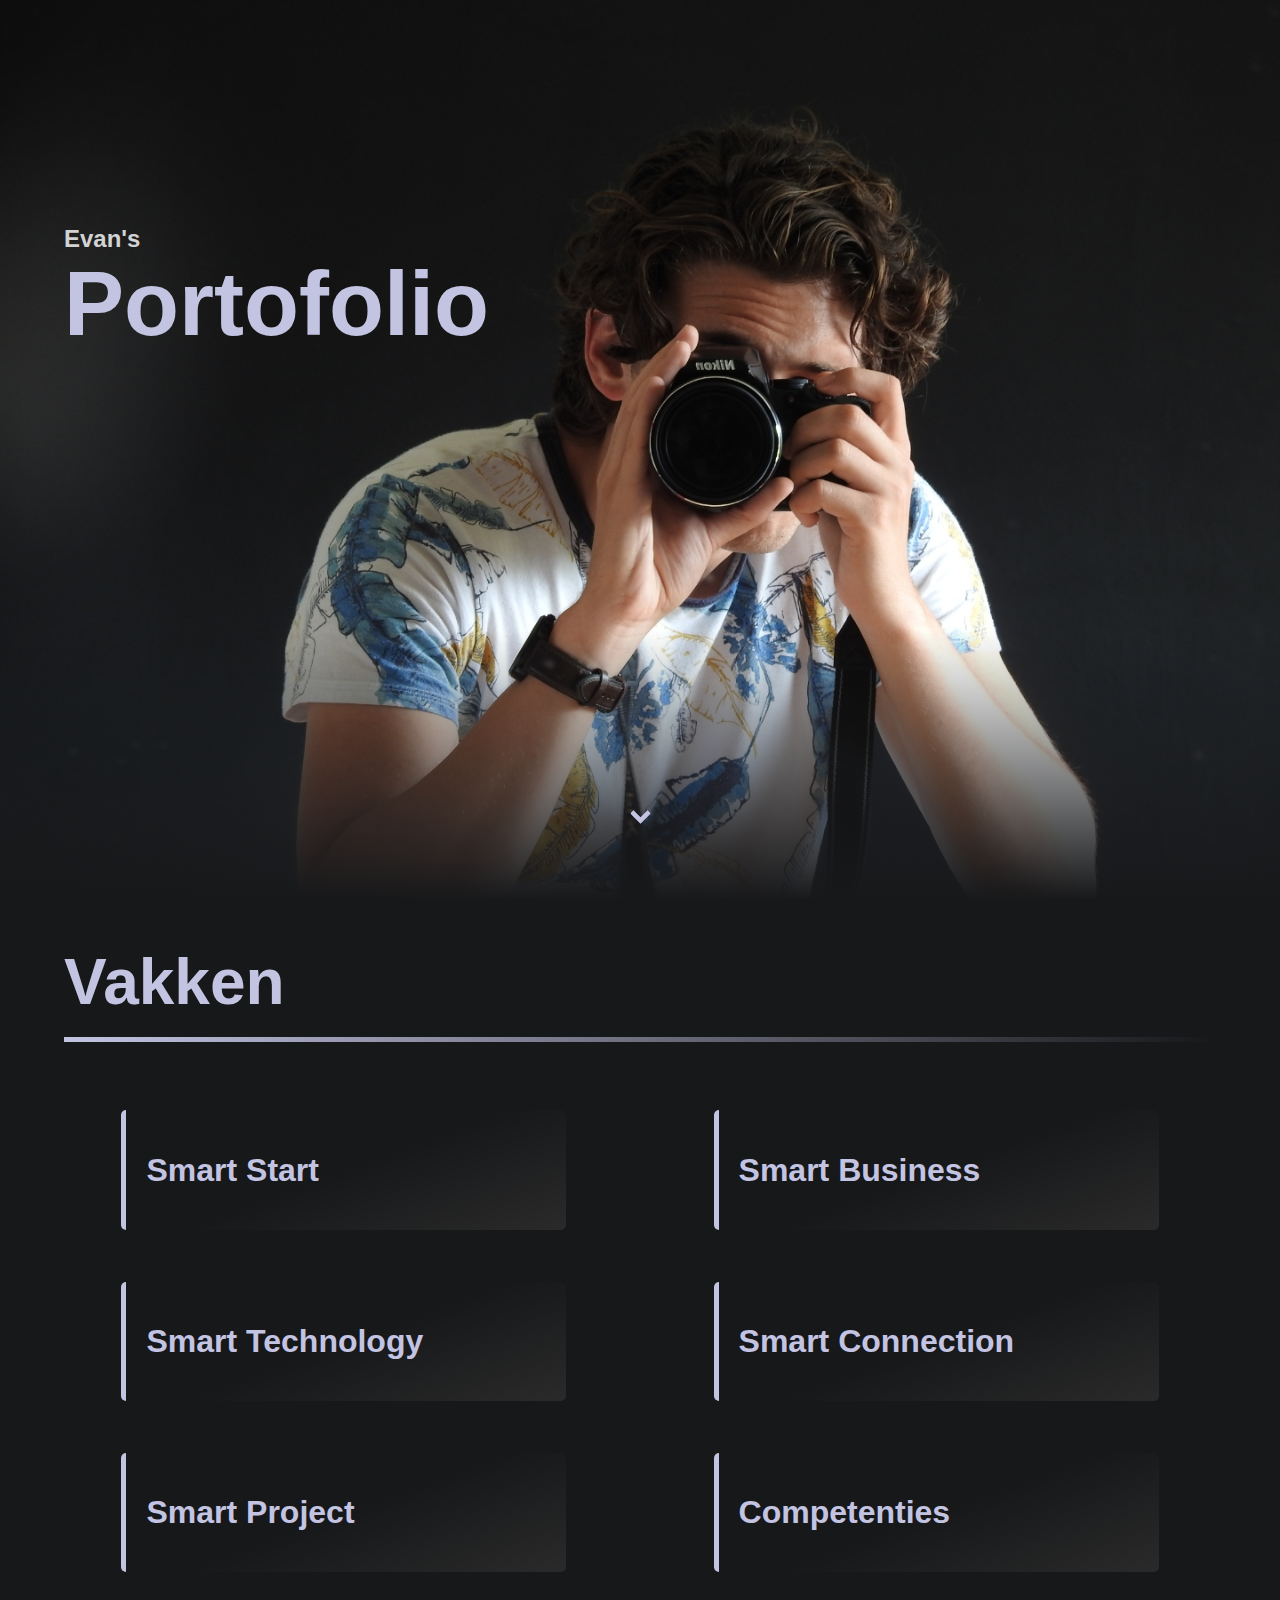
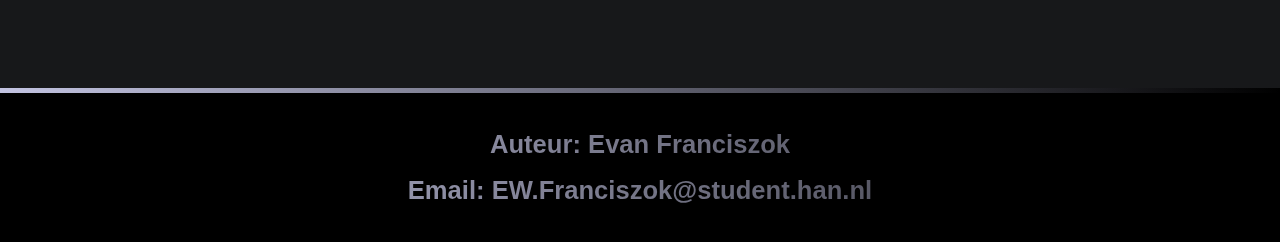
<file: index.html>
<!DOCTYPE html>
<html lang="en">

<head>
    <meta charset="UTF-8">
    <meta http-equiv="X-UA-Compatible" content="IE=edge">
    <meta name="viewport" content="width=device-width, initial-scale=1.0">
    <title>Portofolio Evan</title>
    <link rel="stylesheet" type="text/css" href="style.css">
</head>

<body>
    <div class="main">
        <div class="main-text">
            <h2>Evan's</h2>
            <h1>Portofolio</h1>
        </div>
        <div class="bounce">
            <i class="arrow"></i>
        </div>
    </div>
    <!-- vakken -->
    <div class="chapter">
        <h1>Vakken</h1>
    </div>
    <div class="button-container">
        <a href="Subjects/SmartStart.html">
            <div class="button">
                <h1>Smart Start</h1>
            </div>
        </a>
        <a href="Subjects/SmartBusiness.html">
            <div class="button">
                <h1>Smart Business</h1>
            </div>
        </a>
        <a href="Subjects/SmartTechnology.html">
            <div class="button">
                <h1>Smart Technology</h1>
            </div>
        </a>
        <a href="Subjects/SmartConnection.html">
            <div class="button">
                <h1>Smart Connection</h1>
            </div>
        </a>
        <a href="Subjects/SmartProject.html">
            <div class="button">
                <h1>Smart Project</h1>
            </div>
        </a>
        <a href="Subjects/Competenties.html">
            <div class="button">
                <h1>Competenties</h1>
            </div>
        </a>
    </div>
    <div class="footer">
        <h1>Auteur: Evan Franciszok</h1>
        <h1>Email: <a href="mailto: EW.Franciszok@student.han.nl">EW.Franciszok@student.han.nl</a></h1>
    </div>
</body>

</html>
</file>
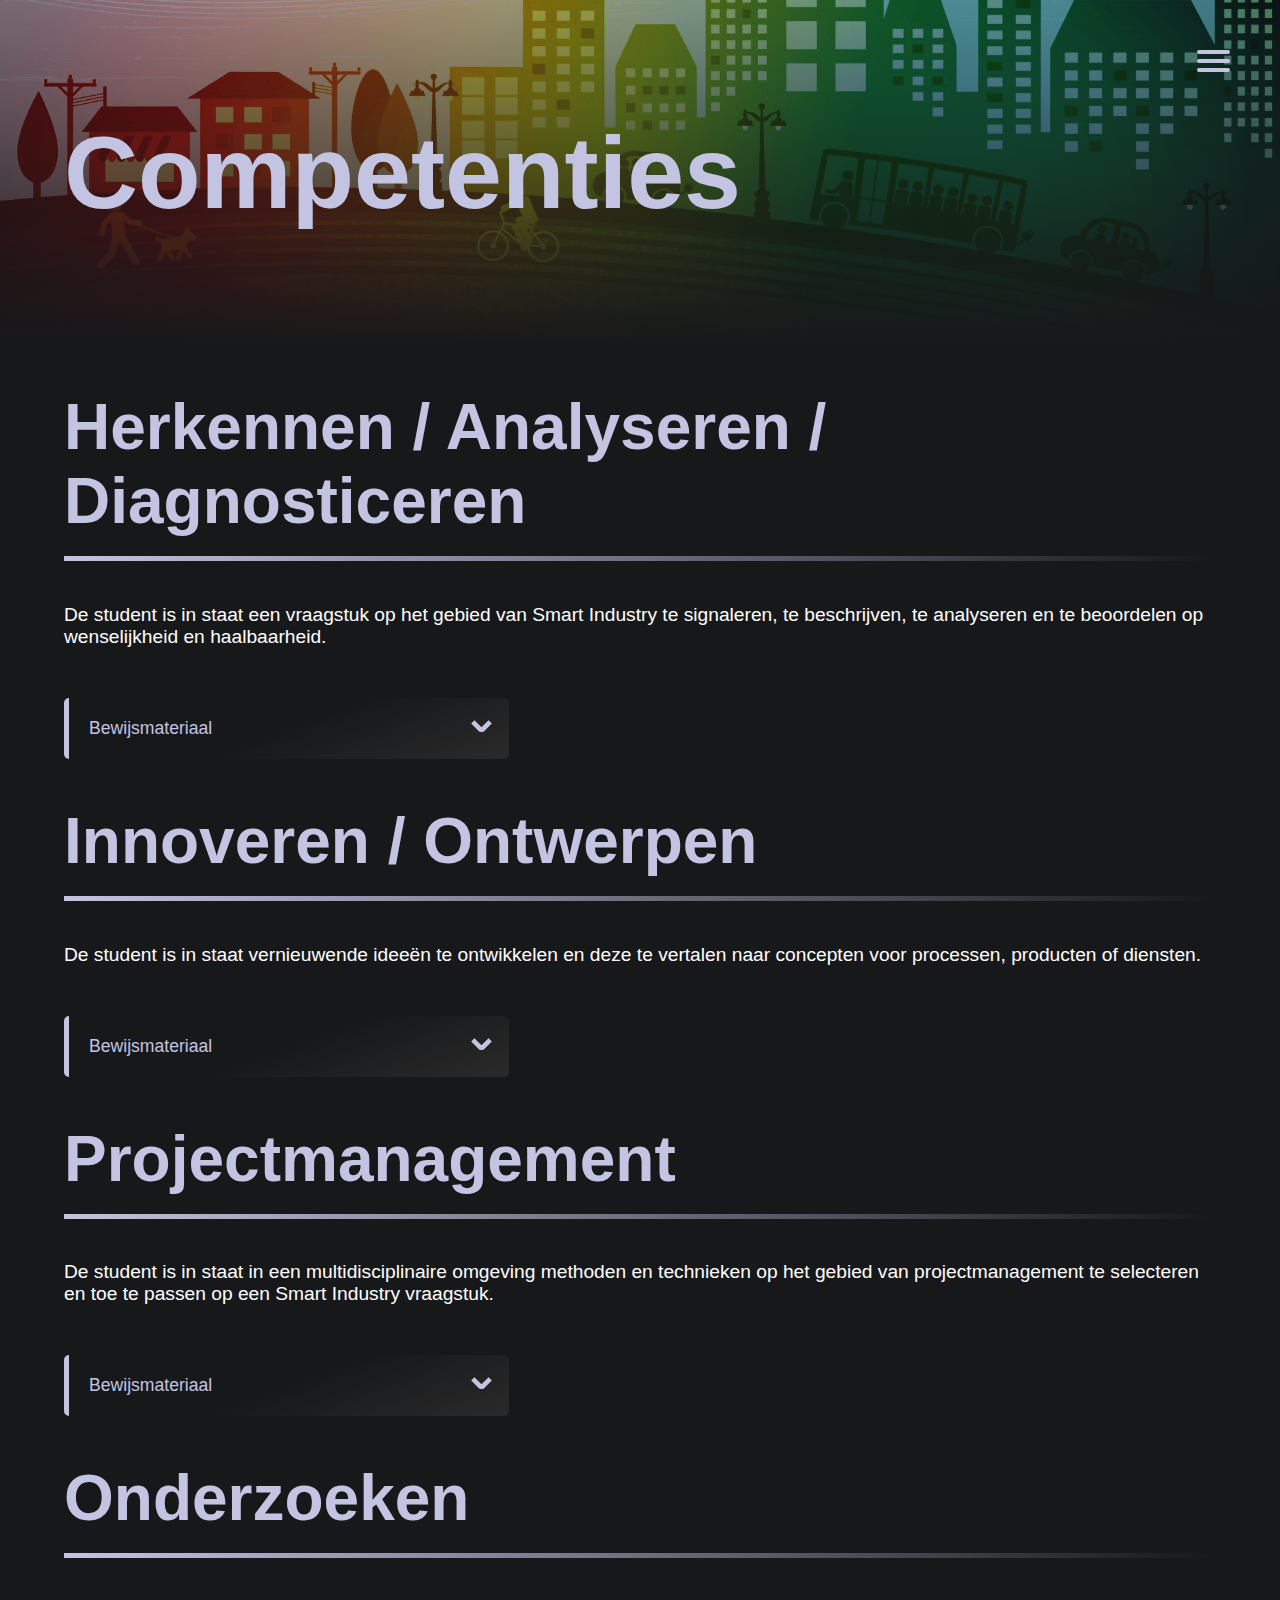
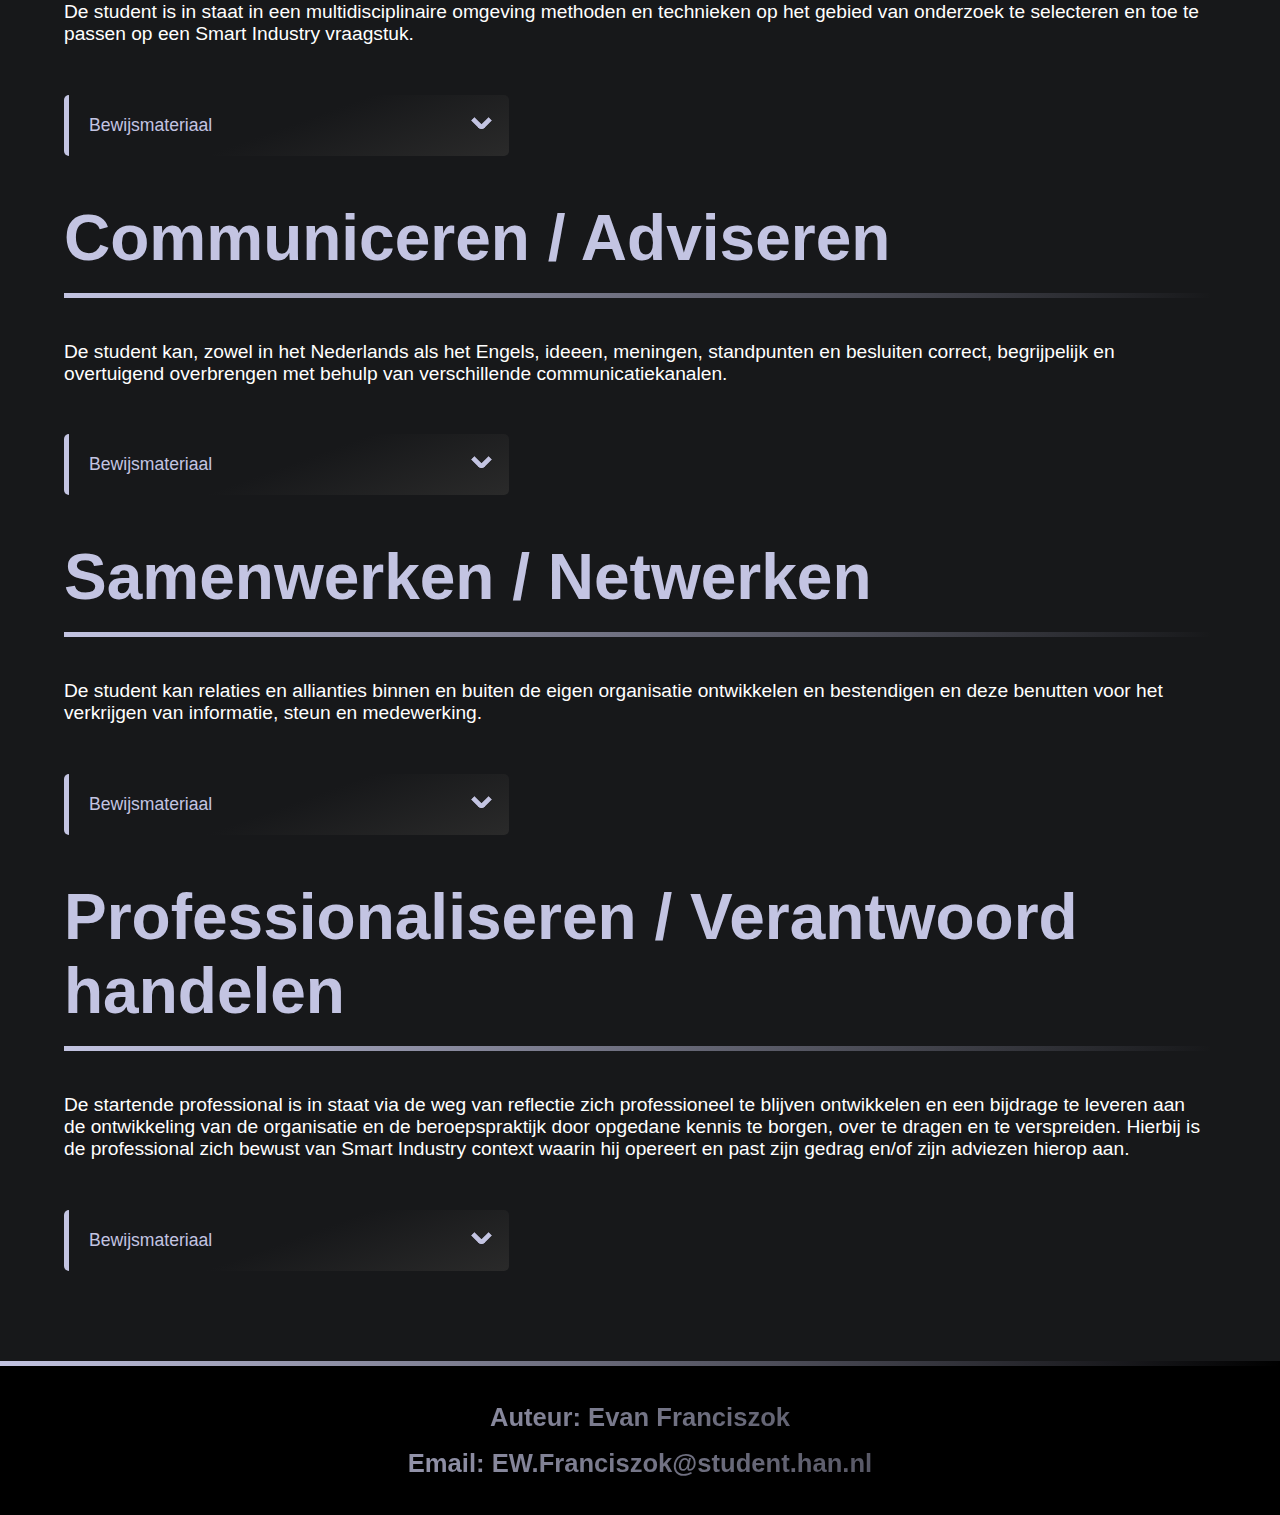
<file: Subjects/Competenties.html>
<!DOCTYPE html>
<html lang="en">

<head>
    <meta charset="UTF-8">
    <meta http-equiv="X-UA-Compatible" content="IE=edge">
    <meta name="viewport" content="width=device-width, initial-scale=1.0">
    <title>Competenties Portofolio</title>
    <link rel="stylesheet" type="text/css" href="../style.css">
    <link rel="stylesheet" type="text/css" href="style.css">
</head>

<body>

    <nav role='navigation'>
        <div id="menuToggle">
            <input type="checkbox" />
            <span></span>
            <span></span>
            <span></span>
            <ul id="menu">
                <a href="../index.html">
                    <div class="button">
                        <h1>Home</h1>
                    </div>
                </a>
                <a href="SmartStart.html">
                    <div class="button">
                        <h1>Smart Start</h1>
                    </div>
                </a>
                <a href="SmartBusiness.html">
                    <div class="button">
                        <h1>Smart Business</h1>
                    </div>
                </a>
                <a href="SmartTechnology.html">
                    <div class="button">
                        <h1>Smart Technology</h1>
                    </div>
                </a>
                <a href="SmartConnection.html">
                    <div class="button">
                        <h1>Smart Connection</h1>
                    </div>
                </a>
                <a href="SmartProject.html">
                    <div class="button">
                        <h1>Smart Project</h1>
                    </div>
                </a>
            </ul>
        </div>
    </nav>

    <div class="header">
        <div class="subject-title"
            style="background-image: linear-gradient(to bottom,  #17181a67 0%, #17181a 100%), url('../Content/competenties.png');">
            <h1>Competenties</h1>
        </div>
    </div>


    <!-- Herkennen / Analyseren / Diagnosticeren -->
    <div class="chapter">
        <h1>Herkennen / Analyseren / Diagnosticeren</h1>
        <p>
            De student is in staat een vraagstuk op het gebied van Smart Industry te signaleren, te beschrijven, te
            analyseren
            en te beoordelen op wenselijkheid en haalbaarheid.
        </p>
    </div>
    <div class="button collapsible">
        Bewijsmateriaal
        <div class="indicator"></div>
    </div>
    <div class="content">
        <div class="segment">
            <div class="proof">
                <img src="../Content/Allianderlogo.jpg" alt="alliander logo">
            </div>
            <div class="explanation">
                <p>
                    Voor alliander hebben we een Business case gemaakt om te kijken hoe onze technologie kan helpen bij
                    alliander.
                    Ook geeft het inzicht in de gevolgen van de aanpassingen en hoe de aanpassing het best doorgevoerd
                    kan worden.
                    <br><br>
                    Om dit verslag te lezen kan er op de onderstaande knop gedrukt worden.
                    <button class="button" onclick="openPDF('../Content/Allainderbusinesscase.pdf')">
                        Business case Alliander
                    </button>
                </p>
                <div class="date">14 jan 2021</div>
            </div>
        </div>
    </div>

    <!-- Innoveren / Ontwerpen -->
    <div class="chapter">
        <h1>Innoveren / Ontwerpen</h1>
        <p>
            De student is in staat vernieuwende ideeën te ontwikkelen en deze te vertalen naar concepten voor processen,
            producten of diensten.
        </p>
    </div>
    <div class="button collapsible">
        Bewijsmateriaal
        <div class="indicator"></div>
    </div>
    <div class="content">
        <div class="segment">
            <div class="proof">
                <img src="../Content/SolidworksDesingPWS.png" alt="template">
            </div>
            <div class="explanation">
                <p>
                    Voor <a href="SmartTechnology.html" class="linkToSubject">smart technologie</a> heb ik gewerkt met
                    solidworks om een bakje voor mijn PCB te ontwerpen. Dit
                    was nieuw voor mij gezien ik nog nooit met een CAD programma had gewerkt. Het was niet makkelijk om
                    mee te beginnen maar ik kreeg het steeds beter onder de knie.
                    <button class="button" onclick="openPDF('../Content/3dDesignPCB.SLDPRT')">
                        Solidwork bestanden
                    </button>
                </p>
                <div class="date">11 jan 2022</div>
            </div>
        </div>
        <div class="segment">
            <div class="proof">
                <img src="../Content/huisplant.jpg" alt="business case smart technologie">
            </div>
            <div class="explanation">
                <div class="learninggoal">
                    Business case voor Smart Technology
                </div>
                <p>
                    Tijdens <a href="SmartTechnology.html" class="linkToSubject">smart technologie</a> heb ik een plant
                    water systeem gemaakt. Dit systeem kan gebruikt worden
                    voor mensen met huisplanten en weg willen van huis voor een iets langere periode. Het plant water
                    systeem zorgt er voor dat de planten genoeg water krijgen en de plant voldoende licht krijgt. Dit is
                    gedaan door een microcontroller te gebruiken in combinatie met wat sensoren en een 3D geprinte
                    behuizing.<br><br>
                    Dit product zou mensen aan kunnen trekken doordat het tijd kan besparen en het gemak bied, omdat
                    mensen niet meer om hoeven te kijken naar hun planten. Ook is een het hebbedingetje/ gadget. Dit
                    komt mede ook doordat een plant water systeem niet duur hoeft te zijn gezien het tegenwoordig met
                    heel simpele componenten gemaakt kan worden. Alle elektronica kost niet veel zeker niet als het in
                    bulk aangeschaft kan worden. Het zelfde geld voor de PCB die benodigd is om alle elektronica aan
                    elkaar te verbinden. <br><br>
                    Het zou zelfs mogelijk kunnen zijn om een 3D model te verkopen als een digitaal bestand. Hierdoor
                    kunnen mensen die zelf een 3D printer hebben het zelf printen en/ of aanpassen. Voor de mensen die
                    niet een 3D printen hebben zou je dan het al geprinte model kunnen verkopen voor een
                    meerprijs.<br><br>
                    Dit is maar een voorbeeld van een manier waarmee geld verdient kan worden met microcontrollers en de
                    toepassingen hiervan. Doordat de kosten van microcontrollers en sensoren af blijft nemen is het
                    steeds gemakkelijker voor mensen om goedkoop taken te automatiseren of iets te kopen waarmee dit
                    kan. Dit is ook het geval met 3D printen, dit word steeds toegankelijker voor veel mensen waardoor
                    het gemakkelijker is om zelf dingen te produceren voor een lage prijs.<br><br>
                    Doordat de grote van transistors kleiner blijft worden en hierdoor ook het verbruik van energie van
                    deze chips afneemt zal het nog makkelijker worden om alles smart te maken. Dit samen gekoppelt met
                    de vergroting van het aantal IP-adressen die mogelijk zijn met IPV6 zou straks de IoT wereld een
                    stuk groter, goedkoper en makkelijker kunnen worden. Deze toename is al goed te merken bij mensen
                    thuis. Een groot deel van ons hebben al een of ander soort van smart lamp. Dit zou Philips hue
                    kunnen zijn maar er zijn ook vele andere soorten lampen die verbonden kunnen worden met het internet
                    en vanuit een smartphone bestuurd kunnen worden. Deze toename zal alleen maar groter worden en met
                    meer type apparaten. Denk aan automatisch openen van gordijnen of dus het automatisch water geven
                    van je planten. Je kan het zo gek niet bedenken en het het kan gemaakt worden tegenwoordig. Het moet
                    alleen nog goedkoper worden voor veel mensen om het in huis te nemen.
                    <button class="button" onclick="openPDF('../Content/SmartTechnologyLiteratuurlijst.pdf')">
                        Literatuur lijst
                    </button>
                </p>
                <div class="date">11 jan 2022</div>
            </div>
        </div>
        <div class="segment">
            <div class="proof">
                <div class="proof" id="maps">
                    <p style="margin: 10%; text-align: center; color: gray; display: block;">
                        Fout bij het ophalen van de locatie. Dit komt waarschijnlijk doordat de API maar enkel paar
                        keer
                        aangeroepen mag worden per dag. Probeer het morgen weer.<a
                            style="display: block; color: lightgray;"
                            href="https://github.com/minorsmart/msi-smart-connection-evanfranciszok/blob/master/Subjects/Competenties.html">
                            Voor de code zie Github
                        </a>
                    </p>
                </div>
            </div>
            <div class="explanation">
                <p>
                    Voor <a href="SmartConnection.html" class="linkToSubject">smart connection</a> heb ik van meerdere
                    API’s gebruik gemaakt. Voor een mooie demo (te zien
                    hiernaast) heb ik er 2 gebruikt en een Iframe. Eerst vraag ik aan een API wat het IP-adres is van de
                    persoon die deze website bekijkt. Deze informatie geef ik door aan een andere API om een inschatting
                    te doen van de locatie waar het apparaat zich bevind. Dit word dan weer getoont in het scherm
                    hiernaast.
                </p>
                <div class="date">11 jan 2022</div>
            </div>
        </div>
        <div class="segment">
            <div class="proof">
                <img src="../Content/travelimage.jpg" alt="business case smart connection">
            </div>
            <div class="explanation">
                <div class="learninggoal">
                    Business case voor Smart Connection
                </div>
                <p>
                    Met de techniek van tegenwoordig zou het mogelijk moeten zijn om de zoekfunctie van reisbureaus te
                    verbeteren. Mijn idee is om dit te doen door kunstmatige intelligentie te gebruiken. Waar voorheen
                    de klant gebruikt maakt van de zoekfunctie en zelf moet selecteren wat de voorwaarden zijn van een
                    reis, zou dit met kunstmatige intelligentie versoepeld en versimpeld kunnen worden.<br><br>
                    Een reisbureau zou een extra zoekveld kunnen toevoegen op hun website. In dit veld kan een klant een
                    tekst invoeren waarin de klant beschrijft wat zijn droomvakantie is en wat hij fijn vind. Deze tekst
                    zal vervolgens gegeven worden aan de kunstmatige intelligentie die zoeken door het aanbod reizen dat
                    beschikbaar is. <br><br>
                    De kunstmatige intelligentie zal kijken hoe goed een reis past bij een persoon door bijvoorbeeld te
                    kijken naar de kosten van de reis en de rest van de normale voorwaarden. Echter zal er ook gekeken
                    worden naar de geschiktheid met de klant van de omgeving en activiteiten rondom de
                    reisbestemming.<br><br>
                    Deze inschatting zou beter gemaakt kunnen worden door meer informatie te geven aan de kunstmatige
                    intelligentie. Zo zou er bijvoorbeeld gekeken kunnen worden naar het social media account van de
                    klant om te bepalen wat deze persoon interesseert. Dit zou allemaal een verbetering opleveren voor
                    de inschatting die de kunstmatige intelligentie kan maken.<br><br>
                    Dit product levert voor de klant gemak op en tijdswinst. Verder zal dit positief zijn voor de
                    reisbureau omdat de kans dat klanten tevreden zijn met hun reis groter is.
                    Door dit product als een service te verkopen aan reisbureaus kan hier geld mee worden verdient. Ook
                    zou ik de resultaat van de service kunnen verbeteren als de data van meerdere reisbureaus gebruikt
                    kan worden door de kunstmatige intelligentie. <br><br>
                    Dit is een van de mogelijkheden met het gebruik van nieuwe technologieën. In dit voorbeeld wordt Big
                    data, kunstmatige intelligentie en webdevelopment samen gebruikt. In de toekomst zal dit steeds meer
                    komen als de kunstmatige intelligenties sneller en beter worden. Ook zal de hoeveelheid data per
                    persoon toenemen. Hiermee zou het dan bijvoorbeeld mogelijk kunnen worden dat de persoon niet eens
                    meer de tekst hoeft te schrijven want de kunstmatige intelligentie weet al wat je wil. Echter, is
                    dit lang niet het limiet van kunstmatige intelligentie, en zal ongetwijfeld meer en meer
                    beslissingen voor de mensen gaan maken. Dit zal veel gemak opleveren in ruil voor de privacy van
                    onze gegevens.
                    <button class="button" onclick="openPDF('../Content/SmartConnectionLiteratuurlijst.pdf')">
                        Literatuur lijst
                    </button>
                </p>
                <div class="date">11 jan 2022</div>
            </div>
        </div>
        <div class="segment">
            <div class="proof">
                <img src="../Content/axacasusimplicaties.png" alt="axa casus">
            </div>
            <div class="explanation">
                <p>
                    Tijdens en na de AXA casus had ik gedocumenteerd hoe de aanpassingen uit de casus implicaties zouden
                    hebben voor het bedrijf. Dit is hiernaast te zien in de afbeelding en het gehele document dat ik
                    tijdens de les van <a href="SmartBusiness.html" class="linkToSubject">smart business</a> gemaakt heb
                    is in te zien door te klikken op de link hieronder.
                    <button class="button" onclick="openPDF('../Content/AXAcasus.pdf')">
                        Open AXA casus
                    </button>
                </p>
                <div class="date">11 jan 2022</div>
            </div>
        </div>
        <div class="segment">
            <div class="proof">
                <img src="../Content/SQLiteDB.png" alt="template">
            </div>
            <div class="explanation">
                <p>
                    Voor <a href="SmartProject.html" class="linkToSubject">smart project</a> heb ik digital twins
                    verwerkt in de code. Hierbij heb ik gebruik gemaakt van de
                    SQLite database. Hier had ik nog nooit mee gewerkt maar het was verrassend makkelijk. De digital
                    twins koppelde ik dan in mijn programma met de tags die de RFID scanner had gescand.
                </p>
                <div class="date">11 jan 2022</div>
            </div>
        </div>
        <div class="segment">
            <div class="proof">
                <img src="../Content/process.png" alt="proces">
            </div>
            <div class="explanation">
                <p>
                    Voor het Alliander project moest gekeken worden of RFID toegepast kon worden om een bedrijfsproces
                    te
                    versoepelen en automatiseren. Hierbij is gekeken naar het huidige proces, om vervolgens een nieuw
                    proces te
                    ontwerpen. Dit proces is in de afbeelding hiernaast te zien. Dit ontwerp is gemaakt aan de hand van
                    meerdere
                    interviews met medewerkers en experts van Alliander. Ook zijn er meerdere bibliotheek onderzoeken
                    gedaan en zijn
                    er brainstormsessies gehouden om tot het vernieuwde proces te komen.
                </p>
                <div class="date">11 jan 2022</div>
            </div>
        </div>
        <div class="segment">
            <div class="proof">
                <img src="../Content/Quander.png" alt="proces">
            </div>
            <div class="explanation">
                <p>
                    Tijdens de het project voor Alliander is er gewerkt aan een business case voor de aanpassingen die
                    mogelijk uit
                    ons project voortkomen. Hierin hebben we met het model van Quander beschreven welke consequenties de
                    aanpassing
                    met RFID heeft op het bedrijf. Deze aanpassingen hebben we samen besproken. Hierbij ben ik
                    voornamelijk
                    verantwoordelijk geweest voor het technische aspect van de veranderingen.
                    <button class="button" onclick="openPDF('../Content/Allainderbusinesscase.pdf')">
                        Business case Alliander
                    </button>
                </p>
                <div class="date">11 jan 2022</div>
            </div>
        </div>
    </div>

    <!-- Projectmanagement -->
    <div class="chapter">
        <h1>Projectmanagement</h1>
        <p>
            De student is in staat in een multidisciplinaire omgeving methoden en technieken op het gebied van
            projectmanagement
            te selecteren en toe te passen op een Smart Industry vraagstuk.
        </p>
    </div>
    <div class="button collapsible">
        Bewijsmateriaal
        <div class="indicator"></div>
    </div>
    <div class="content">
        <div class="segment">
            <div class="proof">
                <img src="../Content/templateImage.jpg" alt="template">
            </div>
            <div class="explanation">
                <p>
                    Voor het <a href="SmartProject.html" class="linkToSubject">smart project</a> van Alliander hebben we
                    de Scrum werkmethode gebruikt. Dit hebben we gedaan
                    door de project tijd in te delen in vier sprints elk van twee weken. Verder hebben we Trello
                    gebruikt om onze taken te verdelen en een duidelijk overzicht te hebben van de taken die we moesten
                    uitvoeren. Ook hebben we elke dag van de week een DSU gehouden om elkaar op de hoogte te houden van
                    de progressie gemaakt de dag ervoor en de uitdagingen die we die dag zouden ondervinden.
                </p>
                <div class="date">11 jan 2022</div>
            </div>
        </div>
    </div>

    <!-- Onderzoeken -->
    <div class="chapter">
        <h1>Onderzoeken</h1>
        <p>
            De student is in staat in een multidisciplinaire omgeving methoden en technieken op het gebied van onderzoek
            te
            selecteren en toe te passen op een Smart Industry vraagstuk.
        </p>
    </div>
    <div class="button collapsible">
        Bewijsmateriaal
        <div class="indicator"></div>
    </div>
    <div class="content">
        <div class="segment">
            <div class="proof">
                <img src="../Content/onderzoektech.png" alt="template">
            </div>
            <div class="explanation">
                <p>
                    De opdracht van Alliander was om te kijken of het mogelijk was om met RFID een asset registratie
                    systeem te maken waarmee het administratie verminderd kan worden. Dit hebben we gedaan door meerdere
                    onderzoeken uit te voeren. <br> Onderzoeken voor software en onderzoeken voor hardware. Deze
                    onderzoeken zijn beschreven in <a href="SmartStart.SmartProject.html" class="linkToSubject">smart
                        project</a>.
                    <button class="button" onclick="openPDF('../Content/onderzoek.pdf')">
                        Onderzoek
                    </button>
                </p>
                <div class="date">11 jan 2022</div>
            </div>
        </div>
    </div>

    <!-- Communiceren / Adviseren -->
    <div class="chapter">
        <h1>Communiceren / Adviseren</h1>
        <p>
            De student kan, zowel in het Nederlands als het Engels, ideeen, meningen, standpunten en besluiten correct,
            begrijpelijk en overtuigend overbrengen met behulp van verschillende communicatiekanalen.
        </p>
    </div>
    <div class="button collapsible">
        Bewijsmateriaal
        <div class="indicator"></div>
    </div>
    <div class="content">
        <div class="segment">
            <div class="proof">
                <img src="../Content/presentation data.png" alt="template">
            </div>
            <div class="explanation">
                <p>
                    Voor <a href="SmartStart.html" class="linkToSubject">smart start</a> heb ik een presentatie gegeven
                    over de achterstand van technische innovatie in
                    Europa. Deze presentatie was gegeven aan de rest van de klas en was visueel gemaakt door middel van
                    een presentatie. <br> De achterstand van de technische innovatie kwam doordat europa (in verhouding)
                    minder gemakkelijk kan handelen met europese landen dan China en VS dat kunnen in hun provincies.
                </p>
                <div class="date">11 jan 2022</div>
            </div>
        </div>
    </div>

    <!-- Samenwerken / Netwerken -->
    <div class="chapter">
        <h1>Samenwerken / Netwerken</h1>
        <p>
            De student kan relaties en allianties binnen en buiten de eigen organisatie ontwikkelen en bestendigen en
            deze
            benutten voor het verkrijgen van informatie, steun en medewerking.
        </p>
    </div>
    <div class="button collapsible">
        Bewijsmateriaal
        <div class="indicator"></div>
    </div>
    <div class="content">
        <div class="segment">
            <div class="proof">
                <img src="../Content/samenwerken.jpg" alt="template">
            </div>
            <div class="explanation">
                <p>
                    Tijdens het werken voor <a href="SmartProject.html" class="linkToSubject">smart project</a> hebben
                    we (als we op locatie waren) meerdere keren samen een
                    rondje gelopen, even een potje kaarten gespeeld tijdens de middagpauze. Ook hebben we op enkele
                    donderdagen de dag na besproken in de bar (Lokaal 99’). Mede hierdoor konden we binnen het groepje
                    goed met elkaar opschieten en verliep het werk soepel.
                </p>
                <div class="date">11 jan 2022</div>
            </div>
        </div>
        <div class="segment">
            <div class="proof">
                <img src="../Content/contactpf.jpg" alt="template">
            </div>
            <div class="explanation">
                <p>
                    Voor het <a href="SmartStart.html" class="linkToSubject">smart start</a> project voor Alliander
                    hadden we gebeld naar het bedrijf waar we hardware wilde
                    gaan kopen voor advies. Tijdens het project hebben we meerdere keren contact gehad met deze persoon.
                    Hij had ons geholpen met het werkend krijgen van de scanner en het doen van een update op de
                    scanner. We hebben ook nog even kort het resultaat van het project naar hem gestuurd, gezien hij
                    aangaf dat interessant te vinden.
                </p>
                <div class="date">11 jan 2022</div>
            </div>
        </div>
    </div>

    <!-- Professionaliseren / Verantwoord handelen -->
    <div class="chapter">
        <h1>Professionaliseren / Verantwoord handelen</h1>
        <p>
            De startende professional is in staat via de weg van reflectie zich professioneel te blijven ontwikkelen en
            een
            bijdrage te leveren aan de ontwikkeling van de organisatie en de beroepspraktijk door opgedane kennis te
            borgen,
            over te dragen en te verspreiden. Hierbij is de professional zich bewust van Smart Industry context waarin
            hij
            opereert en past zijn gedrag en/of zijn adviezen hierop aan.
        </p>
    </div>
    <div class="button collapsible">
        Bewijsmateriaal
        <div class="indicator"></div>
    </div>
    <div class="content">
        <div class="segment">
            <div class="explanation">
                <div class="learninggoal">
                    Focussen op mijn eigen ontwikkeling en de balans houden tussen andere helpen en met mijn eigen
                    ontwikkeling bezig zijn.
                </div>
                <p>
                    Dit leerdoel is me minder goed gelukt dan ik zou willen. In het begin van de minor was ik nog wel
                    redelijk bezig met goed bezig zijn met mijn eigen leerdoel. Echter, paar weken in de minor heb ik
                    toch veel medestudenten de basis van programmeren uit moeten leggen omdat het mij ook hinderde om
                    verder te gaan mijn mijn opdrachten.
                    Als ik hier op terug kijk had ik misschien deze vragen ook kunnen verwijzen naar de paar andere
                    studenten die ervaring hadden met programmeren om zo meer aan mijn eigen ontwikkeling te werken.
                    <br>
                    Dit vind ik alleen wel lastig omdat ik graag mensen wil helpen.
                </p>
                <div class="date">11 jan 2022</div>
            </div>
        </div>
        <div class="segment">
            <div class="explanation">
                <div class="learninggoal">
                    Leren technische ideeën om te zetten in de business context.
                </div>
                <p>
                    Met dit leerdoel ben ik wel verder gekomen doordat ik tijdens de lessen van <a
                        href="SmartBusiness.html" class="linkToSubject">Smart Business</a> geleerd
                    heb hoe ik na
                    kan denken over wat verandering doen in een bedrijf en hoe het mogelijk is om deze te voorzien. Veel
                    verder dan
                    dit ben ik helaas niet gekomen doordat dit we niet zozeer ons hebben verdiept in dit onderwerp
                    tijdens <a href="SmartTechnology.html" class="linkToSubject">smart
                        business</a>. Wel zijn we hier deels op in gegaan tijdens <a href="SmartTechnology.html"
                        class="linkToSubject">smart technology</a> met het uitwerken van een
                    simpel product
                    en het ontwerpen van een 3d model. Verder hebben we tijdens de lessen van 3D tekenen geleerd hoe
                    additive
                    manufacturing kan helpen van het creëren van een iteratief werkprocess. Met deze kennis zou ik een
                    idee in
                    kleine stapjes kunnen uitwerken en langzaam kunnen verbeteren tot het klaar is voor de markt.
                </p>
                <div class="date">11 jan 2022</div>
            </div>
        </div>
    </div>

    <div class="footer">
        <h1>Auteur: Evan Franciszok</h1>
        <h1>Email: <a href="mailto: EW.Franciszok@student.han.nl">EW.Franciszok@student.han.nl</a></h1>
    </div>
</body>
<script src="https://ajax.googleapis.com/ajax/libs/jquery/3.5.1/jquery.min.js"></script>
<script>
    var coll = document.getElementsByClassName("collapsible");
    var i;

    for (i = 0; i < coll.length; i++) {
        coll[i].addEventListener("click", function () {
            this.classList.toggle("active");
            var content = this.nextElementSibling;
            if (content.style.maxHeight) {
                content.style.maxHeight = null;
            } else {
                content.style.maxHeight = content.scrollHeight + "px";
            }
        });
    }

    $(document).ready(function () {
        fetch("https://api.ipify.org/?format=json").then(response => response.json()).then(data => {
            setTimeout(() => {
                console.log("get geo data");
                fetch("https://ipinfo.io/" + data.ip + "/geo").then(georesponse => georesponse.json()).then(geodata => {
                    console.log(geodata);
                    var maps = $("#maps");
                    var lon = geodata.loc.split(",")[0];
                    var lat = geodata.loc.split(",")[1];
                    var zoom = 0.003;
                    var weburl = "https://www.openstreetmap.org/export/embed.html?bbox=" + (parseFloat(lat) - zoom) + "%2C" + (parseFloat(lon) - zoom) + "%2C" + (parseFloat(lat) + zoom) + "%2C" + (parseFloat(lon) + zoom) + "&amp;layer=mapnik&amp;marker=" + lon + "%2C" + lat;
                    maps.html("<iframe width=\"425\" height=\"350\" frameborder=\"0\" scrolling=\"no\" marginheight=\"0\" marginwidth=\"0\" src=\"" + weburl + "\"></iframe>")
                });
            }, 100);
        });
    });

    function openPDF(pdf) {
        window.open(pdf);
        return false;
    }
</script>

</html>
</file>
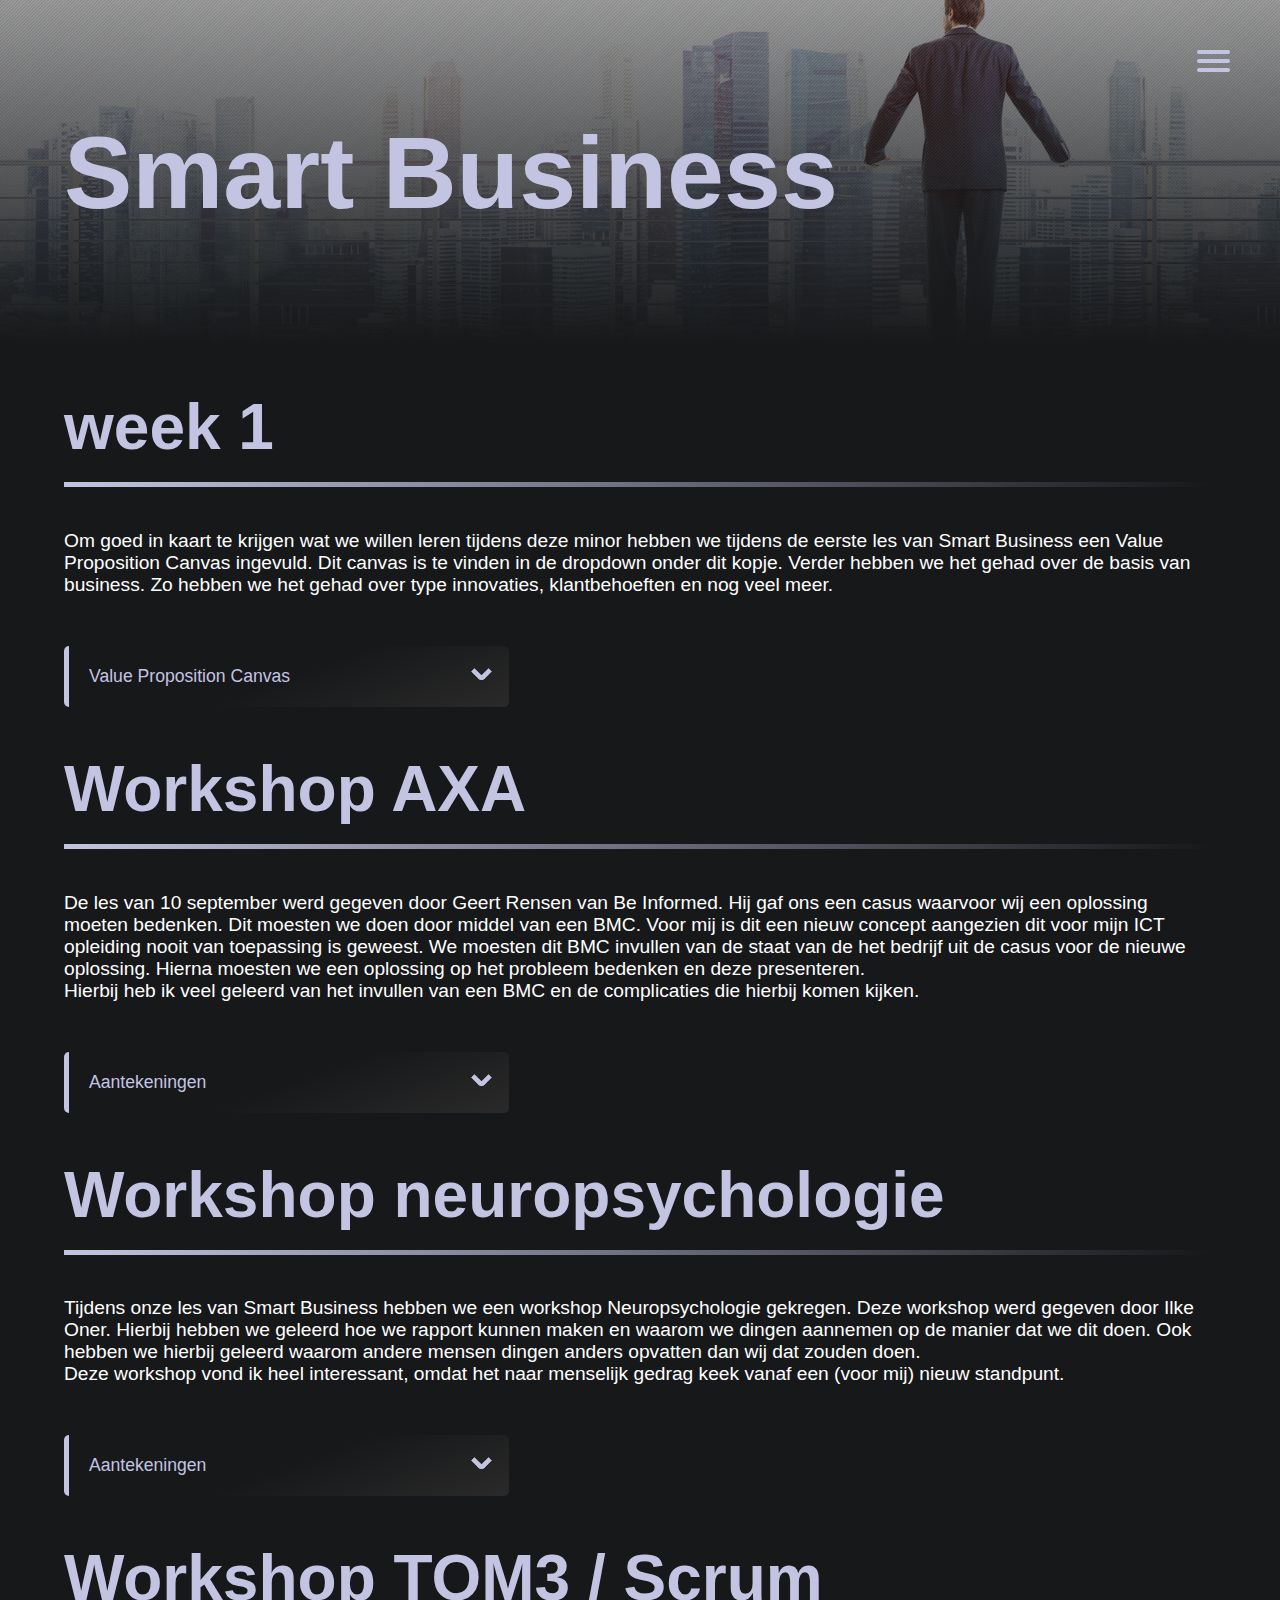
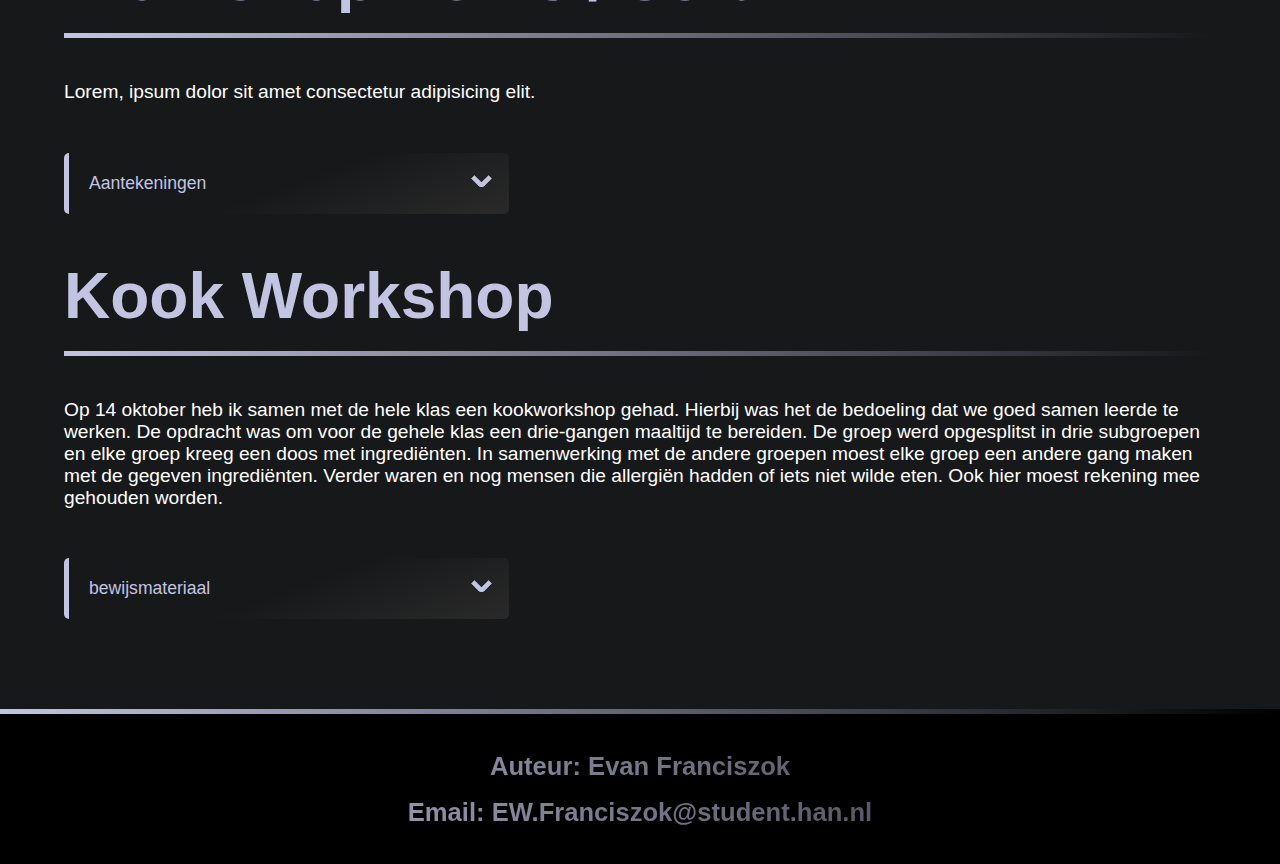
<file: Subjects/SmartBusiness.html>
<!DOCTYPE html>
<html lang="en">

<head>
  <meta charset="UTF-8">
  <meta http-equiv="X-UA-Compatible" content="IE=edge">
  <meta name="viewport" content="width=device-width, initial-scale=1.0">
  <title>Smart Business Portofolio</title>
  <link rel="stylesheet" type="text/css" href="../style.css">
  <link rel="stylesheet" type="text/css" href="style.css">
</head>

<body>

  <nav role='navigation'>
    <div id="menuToggle">
      <input type="checkbox" />
      <span></span>
      <span></span>
      <span></span>
      <ul id="menu">
        <a href="../index.html">
          <div class="button">
            <h1>Home</h1>
          </div>
        </a>
        <a href="SmartStart.html">
          <div class="button">
            <h1>Smart Start</h1>
          </div>
        </a>
        <a href="SmartTechnology.html">
          <div class="button">
            <h1>Smart Technology</h1>
          </div>
        </a>
        <a href="SmartConnection.html">
          <div class="button">
            <h1>Smart Connection</h1>
          </div>
        </a>
        <a href="SmartProject.html">
          <div class="button">
            <h1>Smart Project</h1>
          </div>
        </a>
        <a href="Competenties.html">
          <div class="button">
            <h1>Competenties</h1>
          </div>
        </a>
      </ul>
    </div>
  </nav>

  <div class="header">
    <div class="subject-title"
      style="background-image: linear-gradient(to bottom,  #17181a67 0%, #17181a 100%), url('../Content/businessBG.jpg');">
      <h1>Smart Business</h1>
    </div>
  </div>

  <!-- Week1 -->
  <div class="chapter">
    <h1>week 1</h1>
    <p>Om goed in kaart te krijgen wat we willen leren tijdens deze minor hebben we tijdens de eerste les van Smart
      Business een Value Proposition Canvas ingevuld. Dit canvas is te vinden in de dropdown onder dit kopje. Verder
      hebben we het gehad over de basis van business. Zo hebben we het gehad over type innovaties, klantbehoeften en nog
      veel meer.</p>
  </div>
  <div class="button collapsible">
    Value Proposition Canvas
    <div class="indicator"></div>
  </div>
  <div class="content">
    <div class="segment">
      <div class="explanation">
        <table>
          <tr>
            <th>Gains</th>
            <th>Gains Creators</th>
          </tr>
          <tr>
            <td>
              <ul>
                <li>Ik zie ICT als een tool. Om deze te gebruiken heb ik wel kennis nodig van een vakgebied. Ik wil in
                  deze
                  minor meer inzicht krijgen in het vakgebied smart industry.</li>
                <li>Meer inzicht krijgen in hoe business mensen denken en hoe ik hier meer invloed in kan hebben.</li>
              </ul>
            </td>
            <td>
              <ul>
                <li>Als ik iets niet fijn vind zorg ik ervoor de andere het weten zodat ik alsnog de kennis krijg die ik
                  wil
                  krijgen. </li>
                <li>Op de personen met bedrijfskunde kennis afstappen en hiermee praten en vragen stellen om meer kennis
                  op
                  te doen.</li>
              </ul>
            </td>
          </tr>
          <tr>
            <th>Customer Jobs</th>
            <th>Products & Services</th>
          </tr>
          <tr>
            <td>
              <ul>
                <li>Ideeën omzetten in een business plan om ervoor te zorgen dat ik mijn ideeën werkelijkheid kan maken.
                  Zodat mijn projecten niet doodlopen en ik het op de markt kan (laten) zetten.
                </li>
              </ul>
            </td>
            <td>
              <ul>
                <li>Tijdens de minor zou ik graag meerdere integraties van Smart Industry in de praktijk willen zien.
                  Dit
                  door rondleidingen of informatie te krijgen van de verschillende bedrijven.
                  Voor mij nieuwe theorie te krijgen over Smart Industry 4.0.
                </li>
                <li>Leren hoe ik in de smart industry sector mijn ICT kennis relevant kan toepassen, dus hoe ik dingen
                  kan
                  maken wat toegevoegde waarde levert in de smart industry sector.</li>
                <li>Verder wil in tijdens de minor leren hoe ik een business case kan opstellen.</li>
              </ul>
            </td>
          </tr>
          <tr>
            <th>Pains</th>
            <th>Pain Relievers</th>
          </tr>
          <tr>
            <td>
              <ul>
                <li>
                  Als er te veel in wordt gegaan op simpele ICT waardoor ik niet veel nieuws leer en ik voornamelijk
                  andere
                  aan het leren ben ipv zelf leren.
                </li>
                <li>Als er niet een goede link gelegd wordt tussen de praktische toepassingen van de kennis die we op
                  gaan
                  doen tijdens de minor.</li>
                <li>Als mijn taken te veel op mijn studie leunen waardoor ik niet genoeg nieuwe dingen leer.</li>
              </ul>
            </td>
            <td>
              <ul>
                <li>Ik moet er voor zorgen dat als ik niets niet wil doen dat ik dat dan aangeef zodat er iets anders
                  geregeld kan worden.</li>
                <li>Mocht het niet mogelijk zijn om een andere taak te doen. Er voor zorgen dat ik samen met iemand
                  anders
                  een taak kan delen. Hiermee kan ik zorgen dat ik van degene leer hoe ik taken in zijn vakgebied op
                  moet
                  pakken en kan ik dit ook voor diegene uitleggen.</li>
              </ul>
            </td>
          </tr>
        </table>
        <div class="date">3 sept 2021</div>
      </div>
    </div>
  </div>

  <!-- workshop AXA -->
  <div class="chapter">
    <h1>Workshop AXA</h1>
    <p>De les van 10 september werd gegeven door Geert Rensen van Be Informed. Hij gaf ons een casus waarvoor wij een
      oplossing moeten bedenken. Dit moesten we doen door middel van een BMC. Voor mij is dit een nieuw concept
      aangezien dit voor mijn ICT opleiding nooit van toepassing is geweest. We moesten dit BMC invullen van de staat
      van de het bedrijf uit de casus voor de nieuwe oplossing. Hierna moesten we een oplossing op het probleem bedenken
      en deze presenteren.<br>
      Hierbij heb ik veel geleerd van het invullen van een BMC en de complicaties die hierbij komen kijken.
    </p>
  </div>
  <div class="button collapsible">
    Aantekeningen
    <div class="indicator"></div>
  </div>
  <div class="content">
    <div class="segment">
      <div class="proof">
        <img src="../Content/BMCEigenUitwerking.png" alt="BMC eigen uitwerking">
      </div>
      <div class="explanation">
        <p>
          Het probleem was dat een Turks verzekeringsbedrijf niet voldoende winst maakte op hun WA verzekering en
          hiervoor een IoT oplossing wilde maken. De oplossing waar mij mee zijn gekomen is het maken van een tracker
          die de g-krachten en de waarschuwingen van de auto bijhoud. Met dit kastje is het dan mogelijk om te
          controleren hoe veilig een persoon rijdt. Mocht de persoon veilig rijden krijgt deze punten waarmee diegene
          korting kan krijgen op verschillende dingen.<br>
          In de afbeelding hiernaast is te zien hoe we dit BMC hebben ingevuld. Hierbij is de rode tekst de nieuwe
          aanpassing na het implementeren van onze oplossing.
        </p>
        <div class="date">10 sept 2021</div>
      </div>
    </div>
    <div class="segment">
      <div class="proof">
        <img src="../Content/BMCWerkelijk.png" alt="BMC werkelijke uitwerking">
      </div>
      <div class="explanation">
        <p>
          Bij deze opdracht moesten we ook nog een BMC maken voor de oplossing die in werkelijkheid gemaakt is. De
          werkelijke oplossing die werkelijk gebruikt is kwam grotendeels overeen met wat wij hadden bedacht. Hierbij
          was het grootste verschil dat wij bij onze oplossing de agenten weggelaten waren terwijl deze in de werkelijke
          oplossing nog wel in de gebleven waren.<br>In de uitwerking in de afbeelding hiernaast is te zien wat de
          uitwerking is van het BMC met de werkelijke oplossing. Hierbij is ook goed te zien wat de verschillen zijn met
          onze oplossing.
        </p>
        <div class="date">10 sept 2021</div>
      </div>
    </div>
  </div>

  <!-- workshop neuropsychologie -->
  <div class="chapter">
    <h1>Workshop neuropsychologie</h1>
    <p>Tijdens onze les van Smart Business hebben we een workshop Neuropsychologie gekregen. Deze workshop werd gegeven
      door Ilke Oner. Hierbij hebben we geleerd hoe we rapport kunnen maken en waarom we dingen aannemen op de manier
      dat we dit doen. Ook hebben we hierbij geleerd waarom andere mensen dingen anders opvatten dan wij dat zouden
      doen.<br>
      Deze workshop vond ik heel interessant, omdat het naar menselijk gedrag keek vanaf een (voor mij) nieuw standpunt.
    </p>
  </div>
  <div class="button collapsible">
    Aantekeningen
    <div class="indicator"></div>
  </div>
  <div class="content">
    <div class="segment">

      <div class="explanation">
        <pre>
Neuropsycholoie & NLP


Universeel geluk(-kigheid) vs universeel angsten
geluk
+++++++
- gezondheid
- liefde & relaties
- studie/carrière
- produtviteit, resultaten en financien
- bijdragen & voldoening


angsten
++++++++
- angst om dood te gaan
- aggescheiden zijn en verlating
- niet goed genoeg zijn
- financieel niet rondkomen
- verlies van controle


basisbeginselen van brein: zorgt voor overleven
++++++++
kiest voor veiligheid - confortzone
Vult in & trekt conclusies
liever lui dan moe - Oeroud en niet geëvolueerd
aangeboren voorkeur vet & suiker


Informatie komt vinnen door 5 zintuigen
++++++++
- visueel - zien
- auditief - horen
- kinestetisch - voelen
- olfactoir - ruiken
- Gustatoir - proeven

hersenstam (beheren van de vitale functie, zoals hardslag) 
-> 
limbisch systeem (Intern contact met de externe wereld door geheugen, emoties)
-> 
neo-cortex (voor het verwerken, hoogste cognitieve & motorische functies. Remming, filter & focus. Zorgt er voor dat je niet onnodige info verwerkt)

5-G model (gebeurtenis, gedachten, gevoelens, gedrag, gevolg)
1. Gebeurtenis
2. zinteugen
3. filter (vervormen generaliseren weglaten)
=>
zorgt voor subjectieve waarneming

gedachten, gevoelens aanpassen om er voor te zorgen dat je de wereld anders ervaard.


Hoe is onze conditionering ontstaan?
+++++++++
- vanaf geboort tott +/- 7 jaar. Dan onstaan van hersenbanen
- vultureel bepalend
- onderwijs
- Gezin
- Vriendjes

Pijn vermijden, 2x grote rol in leven dan krijgen van plezier
95% is onbewust.
Bewust door worden door:
- wat zeg jij tegen jezelf?
- Wat en hoe denk jij?
- 50 gedachten per miinuut! waar je niet van bewust zijn

veranderen van conditionering (neuroplasticiteit)


conclusie
Je eigen conclusies zijn altijd subjectief. En zijn niet altijd de waarheid voor andere
Whether you think you can or you cannot, you are always right. -Henry Ford


Hoe halen we het maximale uit onszelf en uit het project.
++++++++
- begin: effectieve communicatie
		Je communiceert altijd;
- Rapport, is power
		Rapport is de basis van effectieve communicatie
		Zonder dat je echt wat zegt of doet met een ander toch een klik hebben met de ander.
		'people who are like eacth other (or how they would like to be), tend to like each other.'
	komt door ->
		Overlevingsinstinct: jou brein houdt van veiligheid.
	doel ->
		harmonie, wederzijds respect
	hoe maak je rapport ->
		afstemmen (communiceren op de manier van de ander) & spiegelen (Lichaams gedrach nadoen)
		Als de ander jou volgt door jou bijvoorbeeld te immiteren. Dan is er rapport en ben je aan het leiden.
	hoe het maximale uit ons en de ander halen ->
		neem verantwoordelijkheid over je gedachteen -> zelfreflectie
		jou gedachten = jouw resultaten
		denk altijd na over wat je wilt bereiken
		Respecteer de filter van een ander

Opdracht
++++++++
Vader - Insteek in de wereld en kennis - open-Minded
Elon Musk - alternatieve gedachten gang - innovatief
Martin Molin van WinterGatan - manier van reflectie geven op zich zelf en process optimalisatie - zelfbewust


        </pre>
        <div class="date">29 sept 2021</div>
      </div>
    </div>
  </div>

  <!-- workshop TOM3 -->
  <div class="chapter">
    <h1>Workshop TOM3 / Scrum</h1>
    <p>Lorem, ipsum dolor sit amet consectetur adipisicing elit.</p>
  </div>
  <div class="button collapsible">
    Aantekeningen
    <div class="indicator"></div>
  </div>
  <div class="content">
    <div class="segment">
      <div class="proof">
        <p>

        </p>
      </div>
      <div class="explanation">
        <p>
          Tijdens deze workshop heb ik aantekeningen gemaakt. Dit zijn de aantekeningen.
        </p>
        <div class="date">1 okt 2021</div>
      </div>
    </div>
  </div>

  <!-- kook workshop -->
  <div class="chapter">
    <h1>Kook Workshop</h1>
    <p>Op 14 oktober heb ik samen met de hele klas een kookworkshop gehad. Hierbij was het de bedoeling dat we goed
      samen leerde te werken. De opdracht was om voor de gehele klas een drie-gangen maaltijd te bereiden. De groep werd
      opgesplitst in drie subgroepen en elke groep kreeg een doos met ingrediënten. In samenwerking met de andere
      groepen moest elke groep een andere gang maken met de gegeven ingrediënten. Verder waren en nog mensen die
      allergiën hadden of iets niet wilde eten. Ook hier moest rekening mee gehouden worden.</p>
  </div>
  <div class="button collapsible">
    bewijsmateriaal
    <div class="indicator"></div>
  </div>
  <div class="content">
    <div class="segment">
      <div class="proof">
        <img src="../Content/kookcursus.jpg" alt="kookcursus">
      </div>
      <div class="explanation">
        <p>
          Om de gehele groep goed samen te laten werken was er een leider nodig. Omdat ik zelf vegetarisch ben was ik
          een lijst gaan maken met allergieën en andere uitzonderingen. Door dit te doen had ik mezelf onbewust
          groepsleider gemaakt. Met wat tips van de kok ging dit heel soepel. Zo had ik een planning gemaakt en overleg
          met de leiders van elke subgroep. Met uitzondering van het nagerecht liep alles volgens de planning.
        </p>
        <div class="date">14 okt 2021</div>
      </div>
    </div>
  </div>


  <div class="footer">
    <h1>Auteur: Evan Franciszok</h1>
    <h1>Email: <a href="mailto: EW.Franciszok@student.han.nl">EW.Franciszok@student.han.nl</a></h1>
  </div>
</body>
<script>
  var coll = document.getElementsByClassName("collapsible");
  var i;

  for (i = 0; i < coll.length; i++) {
    coll[i].addEventListener("click", function () {
      this.classList.toggle("active");
      var content = this.nextElementSibling;
      if (content.style.maxHeight) {
        content.style.maxHeight = null;
      } else {
        content.style.maxHeight = content.scrollHeight + "px";
      }
    });
  }
</script>

</html>
</file>
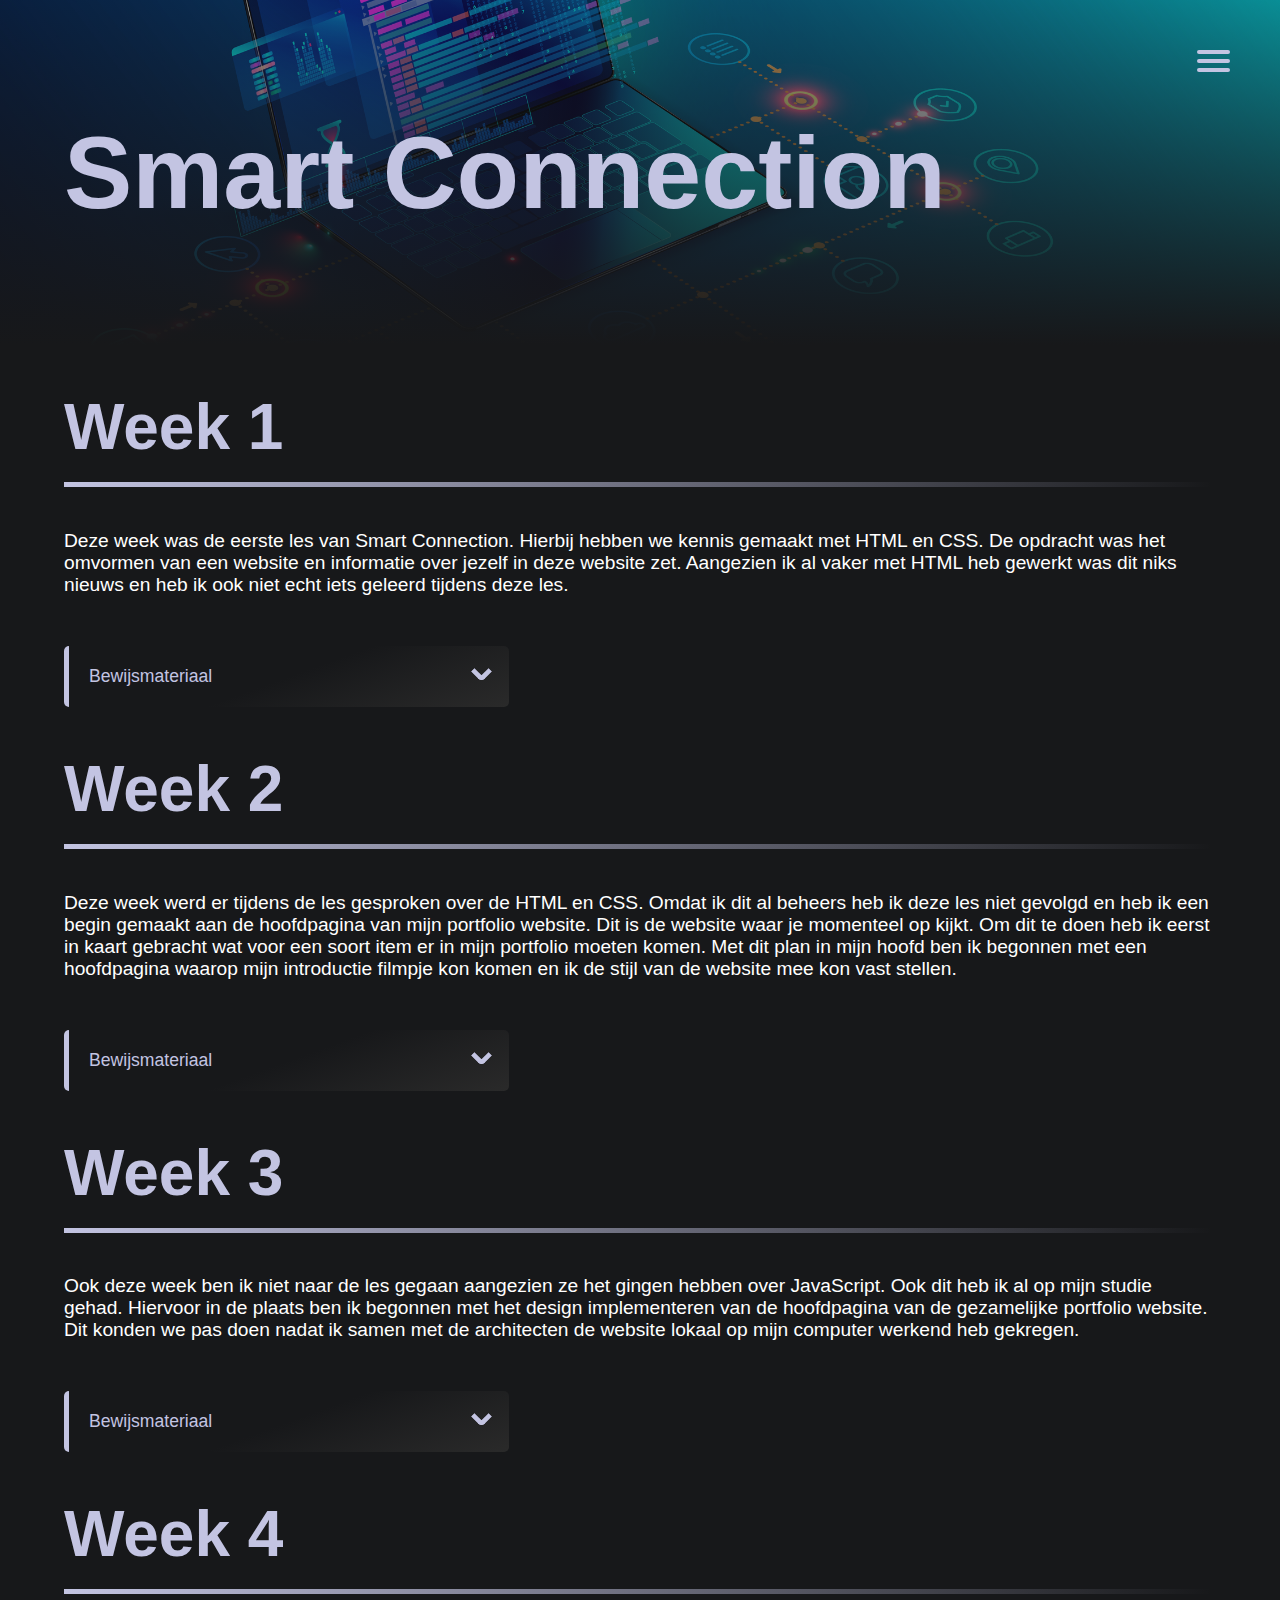
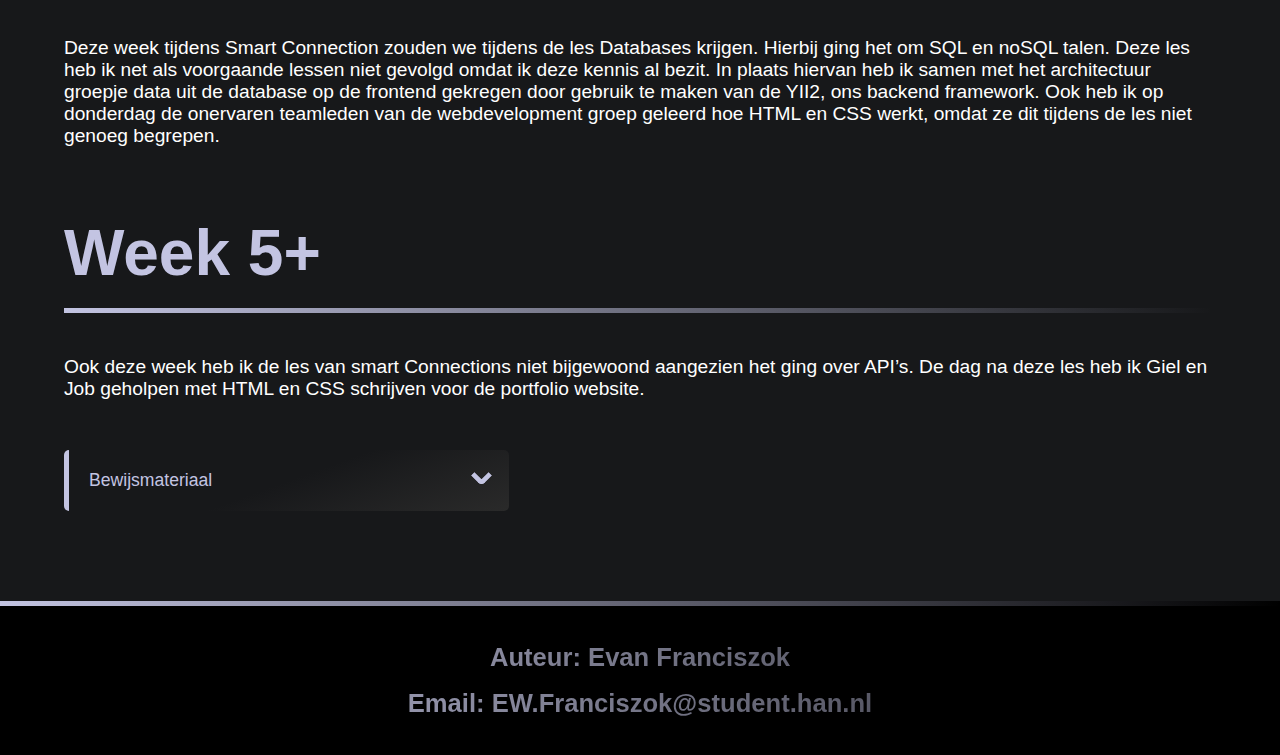
<file: Subjects/SmartConnection.html>
<!DOCTYPE html>
<html lang="en">

<head>
  <meta charset="UTF-8">
  <meta http-equiv="X-UA-Compatible" content="IE=edge">
  <meta name="viewport" content="width=device-width, initial-scale=1.0">
  <title>Smart Connection Portofolio</title>
  <link rel="stylesheet" type="text/css" href="../style.css">
  <link rel="stylesheet" type="text/css" href="style.css">
</head>

<body>

  <nav role='navigation'>
    <div id="menuToggle">
      <input type="checkbox" />
      <span></span>
      <span></span>
      <span></span>
      <ul id="menu">
        <a href="../index.html">
          <div class="button">
            <h1>Home</h1>
          </div>
        </a>
        <a href="SmartStart.html">
          <div class="button">
            <h1>Smart Start</h1>
          </div>
        </a>
        <a href="SmartBusiness.html">
          <div class="button">
            <h1>Smart Business</h1>
          </div>
        </a>
        <a href="SmartTechnology.html">
          <div class="button">
            <h1>Smart Technology</h1>
          </div>
        </a>
        <a href="SmartProject.html">
          <div class="button">
            <h1>Smart Project</h1>
          </div>
        </a>
        <a href="Competenties.html">
          <div class="button">
            <h1>Competenties</h1>
          </div>
        </a>
      </ul>
    </div>
  </nav>

  <div class="header">
    <div class="subject-title"
      style="background-image: linear-gradient(to bottom,  #17181a67 0%, #17181a 100%), url('../Content/webdevBG.jpg');">
      <h1>Smart Connection</h1>
    </div>
  </div>

  <!-- vakken -->
  <div class="chapter">
    <h1>Week 1</h1>
    <p>
      Deze week was de eerste les van Smart Connection. Hierbij hebben we kennis gemaakt met HTML en CSS. De opdracht
      was het omvormen van een website en informatie over jezelf in deze website zet. Aangezien ik al vaker met HTML heb
      gewerkt was dit niks nieuws en heb ik ook niet echt iets geleerd tijdens deze les.
    </p>
  </div>
  <div class="button collapsible">
    Bewijsmateriaal
    <div class="indicator"></div>
  </div>
  <div class="content">
    <div class="segment">
      <div class="proof">
        <img src="../Content/previewNunl.png" alt="nu.nl website">
      </div>
      <div class="explanation">
        <p>
          De opdracht in de les was het aanpassen van een website. Voor deze website heb ik nu.nl gebruikt. In de
          afbeelding hiernaast is te zien wat het resultaat hiervan is geworden. De optie tijdens deze opdracht was om
          dit of met een photoshop programma te doen of met de inspecteer modus in de browser daadwerkelijk met HTML en
          CSS aan te passen. Ik heb hierbij voor de tweede optie gekozen. <br> Om deze pagina te zien klik
          <a href="../Content/Evan Franciszok webpagina.mhtml">hier</a>.
        </p>
        <div class="date">2 sept 2021</div>
      </div>
    </div>
  </div>

  <div class="chapter">
    <h1>Week 2</h1>
    <p>
      Deze week werd er tijdens de les gesproken over de HTML en CSS. Omdat ik dit al beheers heb ik deze les niet
      gevolgd en heb ik een begin gemaakt aan de hoofdpagina van mijn portfolio website. Dit is de website waar je
      momenteel op kijkt. Om dit te doen heb ik eerst in kaart gebracht wat voor een soort item er in mijn portfolio
      moeten komen. Met dit plan in mijn hoofd ben ik begonnen met een hoofdpagina waarop mijn introductie filmpje kon
      komen en ik de stijl van de website mee kon vast stellen.
    </p>
  </div>
  <div class="button collapsible">
    Bewijsmateriaal
    <div class="indicator"></div>
  </div>
  <div class="content">
    <div class="segment">
      <div class="proof">
        <img onclick="window.location.href='/MSI/'" src="../Content/Mainscreen.png" alt="hoofdscherm">
      </div>
      <div class="explanation">
        <div>Ik was begonnen met de hoofdpagina van de website. Hiermee kon ik stijl bepalen die ik verder in de website
          zal gaan gebruiken.
          <button class="button" onclick="window.location.href='/MSI/'">Ga naar hoofdscherm</button>
          Zie ook de Github page voor de code van deze website
          <button class="button"
            onclick="window.location.href='https://github.com/minorsmart/msi-smart-connection-evanfranciszok'">Ga
            naar Github</button>
        </div>
        <div class="date">8 sept 2021</div>
      </div>
    </div>
  </div>

  <div class="chapter">
    <h1>Week 3</h1>
    <p>
      Ook deze week ben ik niet naar de les gegaan aangezien ze het gingen hebben over JavaScript. Ook dit heb ik al op
      mijn studie gehad. Hiervoor in de plaats ben ik begonnen met het design implementeren van de hoofdpagina van de
      gezamelijke portfolio website. Dit
      konden we pas doen nadat ik samen met de architecten de website lokaal op mijn computer werkend heb gekregen.
    </p>
  </div>
  <div class="button collapsible">
    Bewijsmateriaal
    <div class="indicator"></div>
  </div>
  <div class="content">
    <div class="segment">
      <div class="proof">
        <img src="../Content/HomepageDesign.png" alt="design hoofdpagina">
      </div>
      <div class="explanation">
        <p>
          De Architecten hebben gebruik gemaakt van het backend framework YII2. Met dit framework wordt veel van de
          backend geautomatiseerd. Zo is het niet nodig om een inlog systeem te maken aangezien dit al wordt opgevangen
          door het framework. Ook is het communiceren met de database een stuk makkelijker. Echter moet er wel meer
          gebeuren om dit programma werkend te krijgen op een computer. Dit heb ik samen met Mitch gedaan. Hierna heb ik
          het weer aan andere developers uitgelegd hoe het werkt.
          <br><br>
          Ook heb ik deze week het design van de hoofdpagina uitgewerkt met het YII2 framework. Het design was gemaakt
          door het design groepje en het was onze taak om deze dynamisch te maken in de 4 weken die er nog over waren.
          Hiervan was de hoofdpagina voor ons heel belangrijk aangezien dit de pagina is die de meeste mensen als eerste
          zien als ze op de website kwamen. Ook konden we hiermee al iets van progressie tonen aan de rest van de klas.
        </p>
        <div class="date">16 sept 2021</div>
      </div>
    </div>
  </div>

  <div class="chapter">
    <h1>Week 4</h1>
    <p>
      Deze week tijdens Smart Connection zouden we tijdens de les Databases krijgen. Hierbij ging het om SQL en noSQL
      talen. Deze les heb ik net als voorgaande lessen niet gevolgd omdat ik deze kennis al bezit. In plaats hiervan heb
      ik samen met het architectuur groepje data uit de database op de frontend gekregen door gebruik te maken van de
      YII2, ons backend framework. Ook heb ik op donderdag de onervaren teamleden van de webdevelopment groep geleerd
      hoe HTML en CSS werkt, omdat ze dit tijdens de les niet genoeg begrepen.
    </p>
  </div>

  <div class="chapter">
    <h1>Week 5+</h1>
    <p>
      Ook deze week heb ik de les van smart Connections niet bijgewoond aangezien het ging over API’s. De dag na deze
      les heb ik Giel en Job geholpen met HTML en CSS schrijven voor de portfolio website.
    </p>
  </div>
  <div class="button collapsible">
    Bewijsmateriaal
    <div class="indicator"></div>
  </div>
  <div class="content">
    <div class="segment">
      <div class="proof">
        <div class="gauges">
          <div id="Humidity">
            <div class="gauge">
              <div>
                <h1>--%</h1>
              </div>
            </div>
            <p>luchtvochtigheid</p>
          </div>
          <div id="Temp">
            <div class="gauge">
              <div>
                <h1>--°</h1>
              </div>
            </div>
            <p>Temperatuur</p>
          </div>
          <div id="Moist">
            <div class="gauge">
              <div>
                <h1>--%</h1>
              </div>
            </div>
            <p>Bodemvocht</p>
          </div>
        </div>
      </div>
      <div class="explanation">
        <p>
          Om iets te doen met een API heb ik tijdens Smart Technology gebruik gemaakt van de Blynk API. Deze informatie
          haal ik op in deze website en toon dit in grafiek hiernaast. Dit word gedaan met JavaScript, deze code zorgt
          er voor dat de data elke halve seconden opgevraagd wordt en op de juiste plek op deze pagina geplaatst wordt.
        </p>
        <div class="date">30 sept 2021</div>
      </div>
    </div>
    <div class="segment">
      <div class="proof">
        <img src="../Content/HelpingGielEnJob.png" alt="template">
      </div>
      <div class="explanation">
        <p>
          Voor de les van Smart Technology heb ik samen met Giel en Job in een Teams call gezeten om ze te helpen met
          het werken aan de portfolio website. Hierbij hebben ze gewerkt aan de personen pagina. Het doel was de kaarten
          waar alle studenten op staan zo maken dat het goed werkt als er veel van op de website komen te staan. Dit is
          ze gelukt door gebruik te maken van flexbox een paar tips van mij. <br>
          Als de pagina nu word geladen worden er minder kaarten getoond naast elkaar.
        </p>
        <div class="date">30 sept 2021</div>
      </div>
    </div>
    <div class="segment">
      <div class="proof" id="maps">
        <p style="margin: 10%; text-align: center; color: gray; display: block;">
          Fout bij het ophalen van de locatie. Dit komt waarschijnlijk doordat de API maar enkel paar
          keer
          aangeroepen mag worden per dag. Probeer het morgen weer.<a style="display: block; color: lightgray;"
            href="https://github.com/minorsmart/msi-smart-connection-evanfranciszok/blob/master/Subjects/Competenties.html">
            Voor de code zie Github
          </a>
        </p>
      </div>
      <div class="explanation">
        <p>
          U bent momenteel waarschijnlijk in de buurt van hier? <br><br>Deze informatie heb ik kunnen krijgen door naar
          uw IP-adres te kijken. Vervolgens te kijken waar dit IP-adres zou horen te zijn en dit weer te geven op een
          kaart.
        </p>
        <div class="date">10 jan 2022</div>
      </div>
    </div>
  </div>


  <div class="footer">
    <h1>Auteur: Evan Franciszok</h1>
    <h1>Email: <a href="mailto: EW.Franciszok@student.han.nl">EW.Franciszok@student.han.nl</a></h1>
  </div>
</body>
<script>
  var coll = document.getElementsByClassName("collapsible");
  var i;

  for (i = 0; i < coll.length; i++) {
    coll[i].addEventListener("click", function () {
      this.classList.toggle("active");
      var content = this.nextElementSibling;
      if (content.style.maxHeight) {
        content.style.maxHeight = null;
      } else {
        content.style.maxHeight = content.scrollHeight + "px";
      }
    });
  }
</script>
<script src="https://ajax.googleapis.com/ajax/libs/jquery/3.5.1/jquery.min.js"></script>
<script>

  $(document).ready(function () {
    fetch("https://api.ipify.org/?format=json").then(response => response.json()).then(data => {
      setTimeout(() => {
        console.log("get geo data");
        fetch("https://ipinfo.io/" + data.ip + "/geo").then(georesponse => georesponse.json()).then(geodata => {
          console.log(geodata);
          var maps = $("#maps");
          var lon = geodata.loc.split(",")[0];
          var lat = geodata.loc.split(",")[1];
          var zoom = 0.003;
          var weburl = "https://www.openstreetmap.org/export/embed.html?bbox=" + (parseFloat(lat) - zoom) + "%2C" + (parseFloat(lon) - zoom) + "%2C" + (parseFloat(lat) + zoom) + "%2C" + (parseFloat(lon) + zoom) + "&amp;layer=mapnik&amp;marker=" + lon + "%2C" + lat;
          maps.html("<iframe width=\"425\" height=\"350\" frameborder=\"0\" scrolling=\"no\" marginheight=\"0\" marginwidth=\"0\" src=\"" + weburl + "\"></iframe>")
        });
      }, 100);
    });
  });

  var auth_token = 'OZOaWrbsd_V93DRTonRaSjhmlJeC9Ge0';
  setInterval(function () {
    get_pin('V1', "Humidity");
    get_pin('V2', "Temp");
    get_pin('V4', "Moist");
  }, 500);

  function get_pin(pin, element) {

    fetch('http://blynk-cloud.com/' + auth_token + '/get/' + pin)
      .then(response => response.json())
      .then(data => {
        window[pin] = data;
        var gauge = document.getElementById(element).children[0].children[0];
        gauge.style.width = parseInt(data) + '%';
        gauge.children[0].innerHTML = parseInt(data) + "" + gauge.children[0].innerHTML[gauge.children[0].innerHTML.length - 1];
      })
      .catch(error => console.error(error))

  }



</script>

</html>
</file>
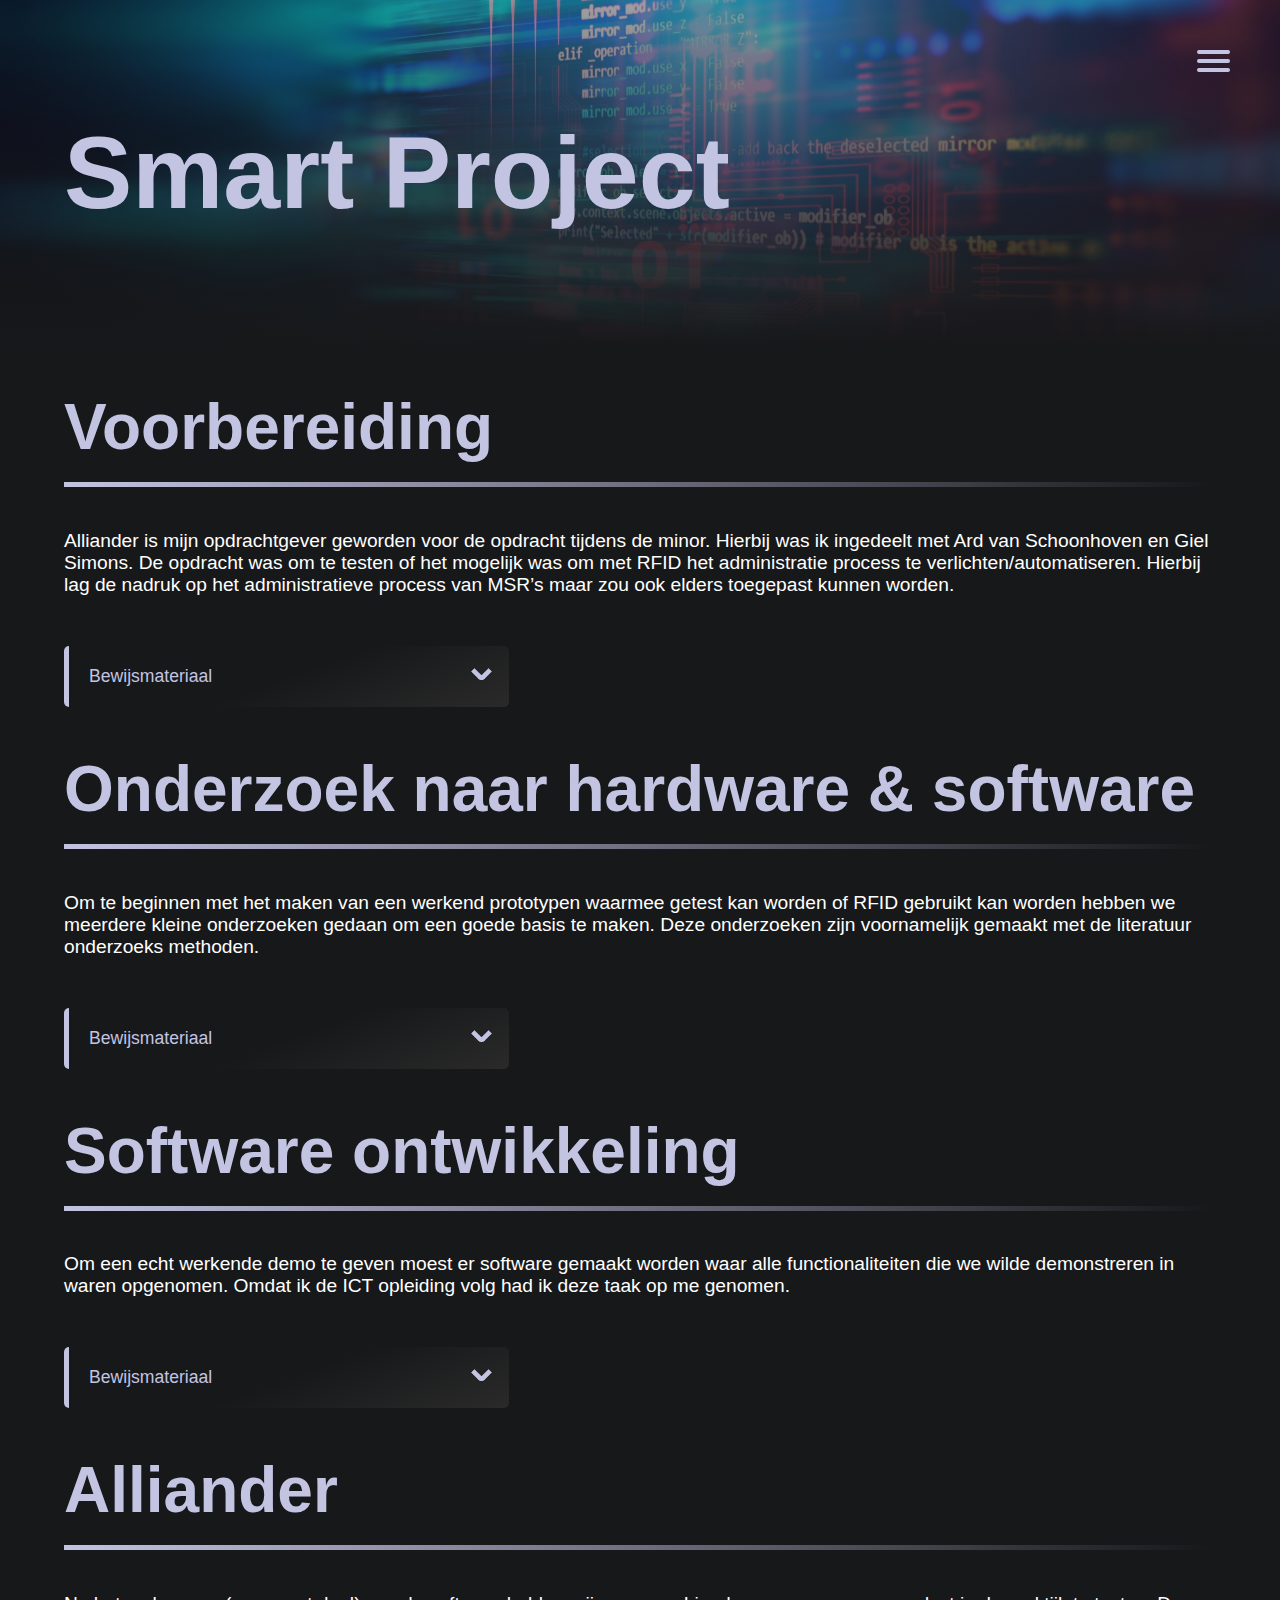
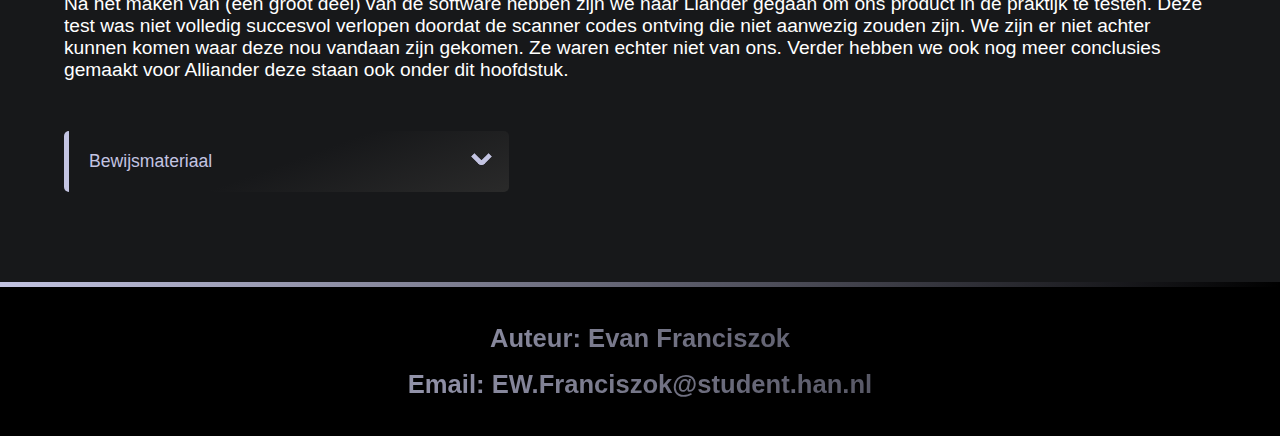
<file: Subjects/SmartProject.html>
<!DOCTYPE html>
<html lang="en">

<head>
  <meta charset="UTF-8">
  <meta http-equiv="X-UA-Compatible" content="IE=edge">
  <meta name="viewport" content="width=device-width, initial-scale=1.0">
  <title>Smart Project Portofolio</title>
  <link rel="stylesheet" type="text/css" href="../style.css">
  <link rel="stylesheet" type="text/css" href="style.css">
</head>

<body>

  <nav role='navigation'>
    <div id="menuToggle">
      <input type="checkbox" />
      <span></span>
      <span></span>
      <span></span>
      <ul id="menu">
        <a href="../index.html">
          <div class="button">
            <h1>Home</h1>
          </div>
        </a>
        <a href="SmartStart.html">
          <div class="button">
            <h1>Smart Start</h1>
          </div>
        </a>
        <a href="SmartBusiness.html">
          <div class="button">
            <h1>Smart Business</h1>
          </div>
        </a>
        <a href="SmartTechnology.html">
          <div class="button">
            <h1>Smart Technology</h1>
          </div>
        </a>
        <a href="SmartConnection.html">
          <div class="button">
            <h1>Smart Connection</h1>
          </div>
        </a>
        <a href="Competenties.html">
          <div class="button">
            <h1>Competenties</h1>
          </div>
        </a>
      </ul>
    </div>
  </nav>

  <div class="header">
    <div class="subject-title"
      style="background-image: linear-gradient(to bottom,  #17181a67 0%, #17181a 100%), url('../Content/ProjectBG.jpg');">
      <h1>Smart Project</h1>
    </div>
  </div>

  <!-- Voorbereiding -->
  <div class="chapter">
    <h1>Voorbereiding</h1>
    <p>
      Alliander is mijn opdrachtgever geworden voor de opdracht tijdens de minor. Hierbij was ik ingedeelt met Ard van
      Schoonhoven en Giel Simons. De opdracht was om te testen of het mogelijk was om met RFID het administratie process
      te verlichten/automatiseren. Hierbij lag de nadruk op het administratieve process van MSR’s maar zou ook elders
      toegepast kunnen worden.
    </p>
  </div>
  <div class="button collapsible">
    Bewijsmateriaal
    <div class="indicator"></div>
  </div>
  <div class="content">
    <div class="segment">
      <div class="proof">
        <img src="../Content/oldPVA.png" alt="Old PvA">
      </div>
      <div class="explanation">
        <p>
          We hadden vooraf een plan van aanpak gemaakt om een structuur van de aankomende project weken te creëren.
          Hierbij zouden we in sprints gaan werken van 2 weken en elke dag een DSU houden om 9 uur ‘s ochtends. Verder
          zouden we eenmaal weeks een vergadering hebben met de opdrachtgevers om onze progressie te tonen en te
          overleggen. Ook zouden we elke dinsdag op locatie zijn bij Alliander om effectiever te kunnen werken.
          <button class="button" onclick="openPDF('../Content/Plan_van_aanpak_Alliander.pdf')">
            Open het Plan van Aanpak
          </button>
        </p>
        <div class="date">7 okt 2021</div>
      </div>
    </div>
  </div>

  <!-- Onderzoek naar hardware & software -->
  <div class="chapter">
    <h1>Onderzoek naar hardware & software</h1>
    <p>
      Om te beginnen met het maken van een werkend prototypen waarmee getest kan worden of RFID gebruikt kan worden
      hebben we meerdere kleine onderzoeken gedaan om een goede basis te maken. Deze onderzoeken zijn voornamelijk
      gemaakt met de literatuur onderzoeks methoden.
    </p>
  </div>
  <div class="button collapsible">
    Bewijsmateriaal
    <div class="indicator"></div>
  </div>
  <div class="content">
    <div class="segment">
      <div class="proof">
        <img src="../Content/onderzoektech.png" alt="technologieën">
      </div>
      <div class="explanation">
        <p>
          Het eerste onderzoek waar we aan waren begonnen was het onderzoek naar mogelijke technologieën die we konden
          gebruiken
          voor de administratie. Hier kwamen we op 2 mogelijke kandidaten: RFID (specifiek UHF RFID) en visueel dmv QR-
          of
          barcodes. Dit onderzoek hebben we gedaan door eerst te kijken naar alle mogelijke technologieën die mogelijk
          gebruikt
          kunnen worden bij administratie van componenten. <br> Na dit gedaan te hebben zijn we met z’n alle gaan kijken
          naar de
          voor- en nadelen van elke technologieën. Op deze manier konden we kijken welke het meest geschikt was voor
          onze
          toepassing. <br>
          We hebben uiteindelijk niet gekozen voor QR- of barcodes omdat Alliander dit al een keer had onderzocht en dit
          was
          niet ideaal.
          <button class="button" onclick="openPDF('../Content/Onderzoek.pdf')">
            Open het onderzoek
          </button>
        </p>
        <div class="date">13 okt 2021</div>
      </div>
    </div>
    <div class="segment">
      <div class="proof">
        <img src="../Content/pfscanner.png" alt="pfscanner">
      </div>
      <div class="explanation">
        <p>
          Na gekozen te hebben voor UHF RFID zijn we gaan zoeken naar een stevige UHF RFID scanner die gebruikt kan
          worden voor
          lange duur en waar niet al te ingewikkeld mee gecommuniceerd kan worden met een door ons gemaakt programma.
          <br> We
          hebben uiteindelijk gekozen voor een scanner van Pepperl+Fuchs gezien deze gemakkelijk aanspreekbaar was, het
          bedrijf
          dicht bij ons was waardoor verzendtijd niet te lang zou zijn. Verder was de reader ontworpen voor de industrie
          en zou
          dus niet snel kapot moeten gaan.
          <br> Ook dit onderzoek is gedaan met een literatuuronderzoek maar we hebben ook mensen gebeld van de bedrijven
          om te
          vragen naar advies en medewerkers van Alliander voor mogelijke informatie betreft UHF RFID scanners.
          <button class="button" onclick="openPDF('../Content/Onderzoek.pdf')">
            Open het onderzoek
          </button>
        </p>
        <div class="date">19 okt 2021</div>
      </div>
    </div>
    <div class="segment">
      <div class="proof">
        <img src="../Content/SQLiteDB.png" alt="SQLITE database">
      </div>
      <div class="explanation">
        <p>
          Om het adminstratieve process te digitalizeren hebben moesten we digitaal de data van het process opslaan. Dit
          kan
          gedaan worden met een database. Dus het was nodig om te gaan kijken naar mogelijke databases en andere opslag
          methoden. Hiervoor heb ik mijn kennis toegepast van databases en heb ik een paar mogelijke kandidaten getest
          die bij
          het literatuuronderzoek naar voren gekomen zijn. <br> Er is uiteindelijke gekozen voor de SQLite database.
          Deze
          gebruik SQL en is goed te gebruiken voor relatieve data. Dit betekend dat die goed aansluit bij het type data
          dat er
          opgeslagen moet worden en de kans groot is dat het ook goed aan te passen is bij een database die Alliander
          zal gaan
          gebruiken.
          <button class="button" onclick="openPDF('../Content/software_onderzoek.pdf')">
            Open de orientatie voor databases
          </button>
        </p>
        <div class="date">4 nov 2021</div>
      </div>
    </div>
    <div class="segment">
      <div class="proof">
        <img src="../Content/frontendUI.png" alt="UI">
      </div>
      <div class="explanation">
        <p>
          Het programma had ook een voorkant nodig waar de monteur mee zouden werken. Wij zouden dit alleen gaan bouwen
          voor
          demo einddoelen dus het kon allemaal relatief simpel blijven. Ik had twee methoden gevonden om deze front end
          mee te
          maken maar kwam er al snel achter dat het veel makkelijk was om Spring boot te gebruiken omdat ik hier al
          ervaring mee
          had.
        </p>
        <div class="date">10 nov 2021</div>
      </div>
    </div>
    <div class="segment">
      <div class="proof">
        <img src="../Content/process.png" alt="werk process">
      </div>
      <div class="explanation">
        <p>
          Verder hebben we gekeken naar hoe ons programma ideaal zou moeten werken en hoe een monteur er mee om zou
          gaan. We
          kwamen hier op de volgende oplossing (Zie afbeelding hiernaast).
        </p>
        <div class="date">10 nov 2021</div>
      </div>
    </div>
    <div class="segment">
      <div class="proof">
        <img src="../Content/DataOnderzoekTags.png" alt="werk process">
      </div>
      <div class="explanation">
        <p>
          Toen we eenmaal de scanner hadden en ook mee konden communiceren hebben we verschillende testen gedaan. Deze
          testen zijn te zien door op de knop hieronder te klikken. Deze testen lieten duidelijk zien dat de afstand van
          de tags ten opzichte van de scanner gelimiteerd was. Verder is ook te zien dat als het signaal van de scanner
          te hard is dat dit niet de afstand van de tags verbeterd.
          <button class="button" onclick="openPDF('../Content/range test met conclusies.xlsx')">
            Download test bestand
          </button>
          <button class="button" onclick="openPDF('../Content/Testplan.pdf')">
            Test plan
          </button>
        </p>
        <div class="date">13 jan 2022</div>
      </div>
    </div>
  </div>
  <!-- Software ontwikkeling -->
  <div class="chapter">
    <h1>Software ontwikkeling</h1>
    <p>
      Om een echt werkende demo te geven moest er software gemaakt worden waar alle functionaliteiten die we wilde
      demonstreren in waren opgenomen. Omdat ik de ICT opleiding volg had ik deze taak op me genomen.
    </p>
  </div>
  <div class="button collapsible">
    Bewijsmateriaal
    <div class="indicator"></div>
  </div>
  <div class="content">
    <div class="segment">
      <div class="proof">
        <img src="../Content/losseOnderdelen.png" alt="Losse producten werkend krijgen">
      </div>
      <div class="explanation">
        <p>
          Om het programma te maken ben ik begonnen met het werkend krijgen van de drie losse onderdelen: de RFID
          reader, de database waar de digital twins in opgeslagen worden en de frontend. Ik had al tijdens het testen
          van databases een werkende manier gemaakt om met een SQLite database te communiceren via Java. Verder was het
          niet heel moeilijk om een werkend frontend te maken gezien ik al ervaring had met Spring boot.<br>
          Wel had ik veel moeite met het werkend krijgen van de communicatie met de reader.
        </p>
        <div class="date">11 nov 2021</div>
      </div>
    </div>

    <div class="segment">
      <div class="proof">
        <img src="../Content/scanner_code.png" alt="Communicatie met de reader">
      </div>
      <div class="explanation">
        <p>
          Zoals hierboven beschreven was het niet makkelijk om goed te communiceren met de reader. Dit kwam eerst
          doordat een deel van het HTTP communicatie protocol niet goed geimplementeerd was in de scanner. Hierdoor was
          het al heel lastig om de communicatie te starten. Dit was later wel gelukt met een omweg, alleen was het toen
          bleek het niet mogelijk te zijn om op alle manieren (zoals omschreven in de documentatie van de scanner). Dit
          bleek te komen doordat we een verouderde versie van de firmware op de scanner hadden. In deze versie was nog
          niet alles geïmplementeerd door Pepperl+Fuchs. Na te vragen om een update bij Pepperl+Fuchs was het wel
          mogelijk en na veel aanpassingen aan de code kon mijn programma met de scanner succesvol communiceren.<br>
          Tijdens deze situatie heb ik geleerd dat ik soms sneller hulp moet vragen aangezien ik te veel aan mezelf heb
          getwijfeld wat veel tijd heeft gekost en het niet aan mij lag.
        </p>
        <div class="date">26 nov 2021</div>
      </div>
    </div>

    <div class="segment">
      <div class="proof">
        <img src="../Content/layerpattern.png" alt="Samenvoegen van de onderdelen">
      </div>
      <div class="explanation">
        <p>
          Voor het samenvoegen van de onderdelen die hiervoor beschreven zijn heb ik een layer pattern gebruikt.
          Hierdoor zijn de losse onderdelen makkelijk van elkaar los te koppelen en zou Alliander bijvoorbeeld
          gemakkelijk een andere scanner kunnen kopen en alleen de code aanpassen van de de scanner en de rest zal dan
          blijven werken. Dit maakt het ook voor mij makkelijk om aan elk onderdeel los te werken zonder zorgen te maken
          over hoe de andere hiermee gaan werken.
        </p>
        <div class="date">26 nov 2021</div>
      </div>
    </div>

    <div class="segment">
      <div class="proof">
        <button class="button"
          onclick="window.location.href='https://github.com/evanfranciszok/Alliander-RFID-component-registration'"
          style="margin: auto; margin-right: 10%;margin-left: 10%;">
          Open code gemaakt voor Alliander
        </button>
      </div>
      <div class="explanation">
        <p>
          De uiteindelijke code die gemaakt is voor Alliander staat op mijn Github pagina. Deze is te zien als er op de
          knop hiernaast gedrukt wordt.
        </p>
        <div class="date">5 jan 2021</div>
      </div>
    </div>
  </div>
  <!-- Alliander -->
  <div class="chapter">
    <h1>Alliander</h1>
    <p>
      Na het maken van (een groot deel) van de software hebben zijn we naar Liander gegaan om ons product in de praktijk
      te testen. Deze test was niet volledig succesvol verlopen doordat de scanner codes ontving die niet aanwezig
      zouden zijn. We zijn er niet achter kunnen komen waar deze nou vandaan zijn gekomen. Ze waren echter niet van ons.
      Verder hebben we ook nog meer conclusies gemaakt voor Alliander deze staan ook onder dit hoofdstuk.
    </p>
  </div>
  <div class="button collapsible">
    Bewijsmateriaal
    <div class="indicator"></div>
  </div>
  <div class="content">
    <div class="segment">
      <div class="proof">
        <img src="../Content/alliander" alt="TODO">
      </div>
      <div class="explanation">
        <p>
          We kregen bij Liander we kleding om veilig in de buurt van MSR’s te zijn. Dit is te zien in de afbeelding
          hiernaast. We gingen samen met twee collega’s naar twee verschillende MSR’s om te kijken naar een compacte MSR
          en een die ruimer was opgezet.
        </p>
        <div class="date">14 dec 2021</div>
      </div>
    </div>
    <div class="segment">
      <div class="proof">
        <img src="../Content/Allianderlogo.jpg" alt="alliander logo">
      </div>
      <div class="explanation">
        <p>
          Voor alliander hebben we een Business case gemaakt om te kijken hoe onze technologie kan helpen bij alliander.
          Ook geeft het inzicht in de gevolgen van de aanpassingen en hoe de aanpassing het best doorgevoerd kan worden.
          <br><br>
          Om dit verslag te lezen kan er op de onderstaande knop gedrukt worden.
          <button class="button" onclick="openPDF('../Content/Allainderbusinesscase.pdf')">
            Business case Alliander
          </button>
        </p>
        <div class="date">14 jan 2021</div>
      </div>
    </div>
    <div class="segment">
      <div class="proof">
        <img src="../Content/vervolgstappenAfbeelding.png" alt="alliander vervolgstappen">
      </div>
      <div class="explanation">
        <p>
          Omdat het onderzoek dat we hebben gedaan niet een concreet antwoord gaf op de vraag of RFID een geschikte
          technologie is om te gebruiken voor Alliander bij de MSRs. Hebben we vervolgstappen gedocumenteerd voor
          Alliander. Deze staan in het document die ingezien kan worden door op de knop hieronder te drukken.
          <button class="button" onclick="openPDF('../Content/vervolgstappen.pdf')">
            Open vervolgstappen
          </button>
        </p>
        <div class="date">14 jan 2021</div>
      </div>
    </div>
  </div>


  <div class="footer">
    <h1>Auteur: Evan Franciszok</h1>
    <h1>Email: <a href="mailto: EW.Franciszok@student.han.nl">EW.Franciszok@student.han.nl</a></h1>
  </div>
</body>
<script>
  var coll = document.getElementsByClassName("collapsible");
  var i;

  for (i = 0; i < coll.length; i++) {
    coll[i].addEventListener("click", function () {
      this.classList.toggle("active");
      var content = this.nextElementSibling;
      if (content.style.maxHeight) {
        content.style.maxHeight = null;
      } else {
        content.style.maxHeight = content.scrollHeight + "px";
      }
    });
  }

  function openPDF(pdf) {
    window.open(pdf);
    return false;
  }
</script>

</html>
</file>
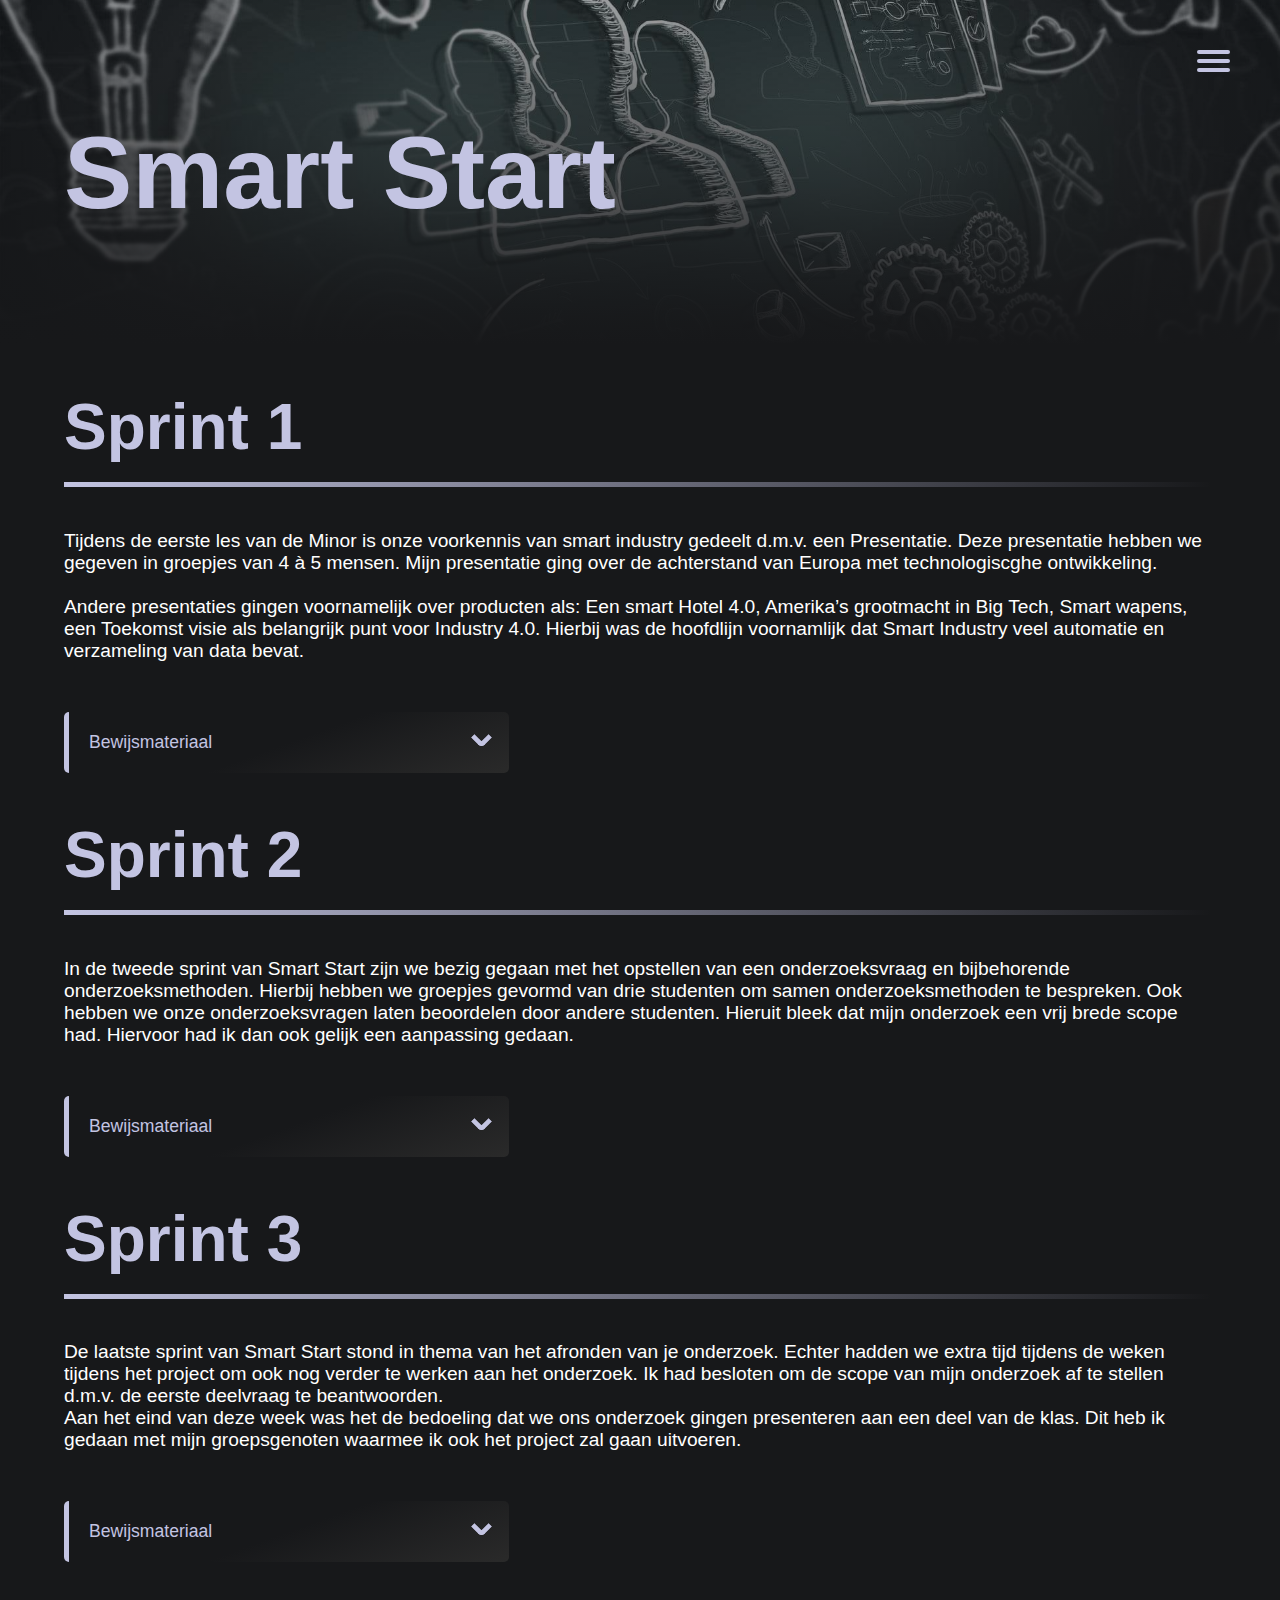
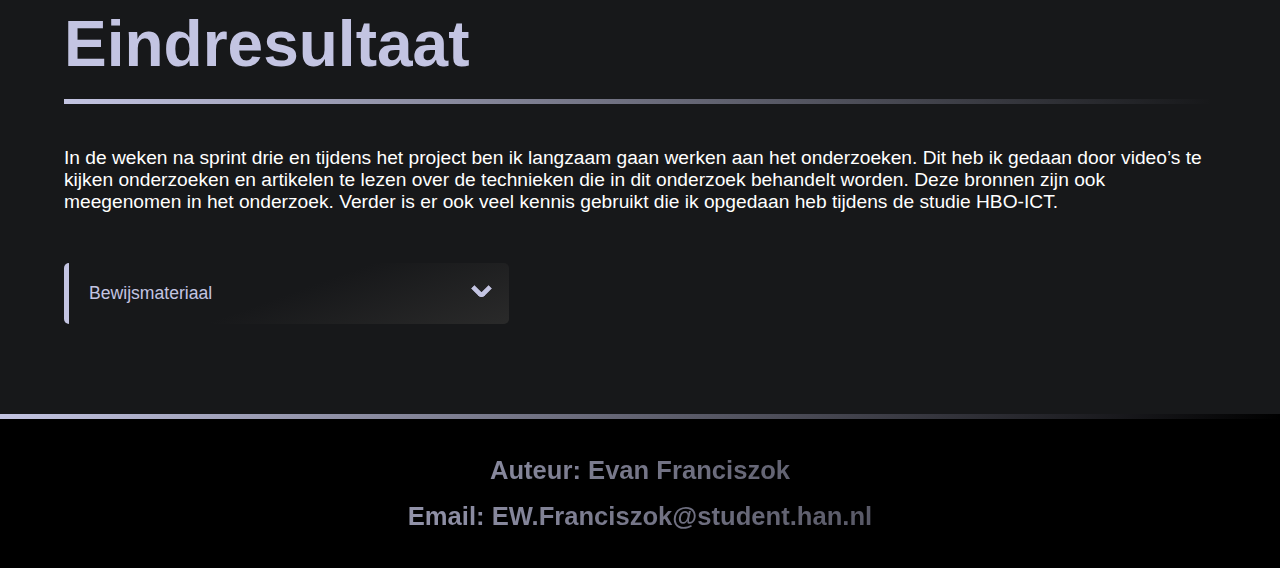
<file: Subjects/SmartStart.html>
<!DOCTYPE html>
<html lang="en">

<head>
  <meta charset="UTF-8">
  <meta http-equiv="X-UA-Compatible" content="IE=edge">
  <meta name="viewport" content="width=device-width, initial-scale=1.0">
  <title>Smart Start Portofolio</title>
  <link rel="stylesheet" type="text/css" href="../style.css">
  <link rel="stylesheet" type="text/css" href="style.css">
</head>

<body>

  <nav role='navigation'>
    <div id="menuToggle">
      <input type="checkbox" />
      <span></span>
      <span></span>
      <span></span>
      <ul id="menu">
        <a href="../index.html">
          <div class="button">
            <h1>Home</h1>
          </div>
        </a>
        <a href="SmartBusiness.html">
          <div class="button">
            <h1>Smart Business</h1>
          </div>
        </a>
        <a href="SmartTechnology.html">
          <div class="button">
            <h1>Smart Technology</h1>
          </div>
        </a>
        <a href="SmartConnection.html">
          <div class="button">
            <h1>Smart Connection</h1>
          </div>
        </a>
        <a href="SmartProject.html">
          <div class="button">
            <h1>Smart Project</h1>
          </div>
        </a>
        <a href="Competenties.html">
          <div class="button">
            <h1>Competenties</h1>
          </div>
        </a>
      </ul>
    </div>
  </nav>

  <div class="header">
    <div class="subject-title"
      style="background-image: linear-gradient(to bottom,  #17181a67 0%, #17181a 100%), url('../Content/research.jpg');">
      <h1>Smart Start</h1>
    </div>
  </div>

  <!-- Sprint 1 -->
  <div class="chapter">
    <h1>Sprint 1</h1>
    <p>
      Tijdens de eerste les van de Minor is onze voorkennis van smart industry gedeelt d.m.v. een Presentatie. Deze
      presentatie hebben we gegeven in groepjes van 4 à 5 mensen. Mijn presentatie ging over de achterstand van Europa
      met technologiscghe ontwikkeling. <br><br>
      Andere presentaties gingen voornamelijk over producten als: Een smart Hotel 4.0, Amerika’s grootmacht in Big Tech,
      Smart wapens, een Toekomst visie als belangrijk punt voor Industry 4.0. Hierbij was de hoofdlijn voornamlijk dat
      Smart Industry veel automatie en verzameling van data bevat.
    </p>
  </div>
  <div class="button collapsible">
    Bewijsmateriaal
    <div class="indicator"></div>
  </div>
  <div class="content">
    <div class="segment">
      <div class="proof">
        <img src="../Content/presentation data.png" alt="">
      </div>
      <div class="explanation">
        <p>
          Mijn presentatie ging over de achterstand van technische inovatie in Europa. Na overleg kwamen we er uit dat
          dit voornamelijk komt doordat Europa’s grootste concurenten (China en de VS) een ander systeem hebben. Zo
          heeft China een dictatuur en is de VS Capitalistisch. Verder zijn deze twee concurenten allebij individuele
          landen, waardoor ze niet te maken hebben met landsgrenzen. Ondanks pogingen door de EU tot eenwording, is er
          nog genoeg verdeeldheid. <br>
          Hierdoor zitten de grootste technologie (Europa heeft 12% van de bedrijven boven de 1 miljard) bedrijven nog
          steeds in China (BATX, 24% van de bedrijven boven de 1 miljard) en de VS (GAFA, 48% van de bedrijven boven de
          1 miljard).
        </p>
        <div class="date">1 sept 2021</div>
      </div>
    </div>
  </div>

  <!-- Sprint 2 -->
  <div class="chapter">
    <h1>Sprint 2</h1>
    <p>
      In de tweede sprint van Smart Start zijn we bezig gegaan met het opstellen van een onderzoeksvraag en bijbehorende
      onderzoeksmethoden. Hierbij hebben we groepjes gevormd van drie studenten om samen onderzoeksmethoden te
      bespreken. Ook hebben we onze onderzoeksvragen laten beoordelen door andere studenten. Hieruit bleek dat mijn
      onderzoek een vrij brede scope had. Hiervoor had ik dan ook gelijk een aanpassing gedaan.
    </p>
  </div>
  <div class="button collapsible">
    Bewijsmateriaal
    <div class="indicator"></div>
  </div>
  <div class="content">
    <div class="segment">
      <div class="proof">
        <img src="../Content/BeoordelingOnderzoeksvraag.png" alt="">
      </div>
      <div class="explanation">
        <p>
          Tijdens de review sessie had ik redelijk positieve resultaten terug gekregen van mijn medestudenten. Hierbij
          was het minst positieve gedeelte de scope van mijn onderzoek. Alleen wist ik al wel hoeveel technologieën er
          zijn en welke ik ging onderzoeken dus deze was kleiner dan de onderzoeksvraag deed lijken. <br> In de
          afbeelding hier recht zijn de resultaten te zien van deze feedback sessie.
        </p>
        <div class="date">5 okt 2021</div>
      </div>
    </div>
  </div>

  <!-- Sprint 3 -->
  <div class="chapter">
    <h1>Sprint 3</h1>
    <p>
      De laatste sprint van Smart Start stond in thema van het afronden van je onderzoek. Echter hadden we extra tijd
      tijdens de weken tijdens het project om ook nog verder te werken aan het onderzoek. Ik had besloten om de scope
      van mijn onderzoek af te stellen d.m.v. de eerste deelvraag te beantwoorden. <br>Aan het eind van deze week was
      het de bedoeling dat we ons onderzoek gingen presenteren aan een deel van de klas. Dit heb ik gedaan met mijn
      groepsgenoten waarmee ik ook het project zal gaan uitvoeren.
    </p>
  </div>
  <div class="button collapsible">
    Bewijsmateriaal
    <div class="indicator"></div>
  </div>
  <div class="content">
    <div class="segment">
      <div class="proof">
        <img src="../Content/presentationSlide.png" alt="presentatie">
      </div>
      <div class="explanation">
        <p>
          Het laatste onderdeel van Smart Start was het uitwerken van het onderzoek. Hierbij was het nog niet nodig om
          het allemaal uit te werken en ik had dan ook alleen deelvraag 1 uitgewerkt en deze gepresenteerd aan mijn
          medestudenten voor feedback.
          <button class="button" onclick="openPDF('../Content/technologienPresentation.pdf')">
            Open presentatie van de pitch
          </button>
        </p>
        <div class="date">8 okt 2021</div>
      </div>
    </div>
  </div>

  <!-- eindresultaat -->
  <div class="chapter">
    <h1>Eindresultaat</h1>
    <p>
      In de weken na sprint drie en tijdens het project ben ik langzaam gaan werken aan het onderzoeken. Dit heb ik
      gedaan
      door video’s te kijken onderzoeken en artikelen te lezen over de technieken die in dit onderzoek behandelt worden.
      Deze bronnen zijn ook meegenomen in het onderzoek. Verder is er ook veel kennis gebruikt die ik opgedaan heb
      tijdens
      de studie HBO-ICT.
    </p>
  </div>
  <div class="button collapsible">
    Bewijsmateriaal
    <div class="indicator"></div>
  </div>
  <div class="content">
    <div class="segment">
      <div class="proof">
        <img src="../Content/smartindustryresearchimage.jpg" alt="">
      </div>
      <div class="explanation">
        <p>
          Het volledig onderzoek is in te zien door op de onderstaande knop te drukken.
          <button class="button" onclick="openPDF('../Content/Onderzoek Evan Franciszok.pdf')">
            Open het onderzoek
          </button>
        </p>
        <div class="date">14 jan 2022</div>
      </div>
    </div>
  </div>

  <div class="footer">
    <h1>Auteur: Evan Franciszok</h1>
    <h1>Email: <a href="mailto: EW.Franciszok@student.han.nl">EW.Franciszok@student.han.nl</a></h1>
  </div>
</body>
<script>
  var coll = document.getElementsByClassName("collapsible");
  var i;

  for (i = 0; i < coll.length; i++) {
    coll[i].addEventListener("click", function () {
      this.classList.toggle("active");
      var content = this.nextElementSibling;
      if (content.style.maxHeight) {
        content.style.maxHeight = null;
      } else {
        content.style.maxHeight = content.scrollHeight + "px";
      }
    });
  }

  function openPDF(pdf) {
    window.open(pdf);
    return false;
  }
</script>

</html>
</file>
<file: style.css>
body, html {
  height: 100%;
  margin: 0;
  font-family: "Inter", sans-serif;
  background-color: #17181a;
  color: rgb(195, 196, 226);
}

.main {
  background-image: url("Content/DSCN3921.JPG");

  height: 100%; 

  background-position: center;
  background-repeat: no-repeat;
  background-size: cover;
  max-height: 100%;
}
.main:before{
	content: '';
	position: absolute;
	left: 0;
  right: 0;
  top: 70vh;
  bottom: 0;
  background: linear-gradient(to bottom,  rgba(255,255,255,0), #17181a 100%);
  opacity: 1;
}

.main-text {
  padding: 25vh 0 0 5vw;
}

.main-text * {
  margin: 0;
  padding: 0;
}

.main h1 {
  font-size: 10vh;
}

.main h2 {
  color: lightgray;
}

.button-container {
  display: flex;
  flex-direction: row;
  flex-wrap: wrap;
  justify-content: space-evenly;
  margin-bottom: 10vh;
}
.button {
  border-radius: 5px;
  border-left: 5px solid rgb(195, 196, 226);
  background-color: #17181a;
  margin: 2vw;
  width: 400px;
  max-width: 80vw;
  background-image: linear-gradient(160deg, rgba(255,255,255,0), rgba(255,255,255,0), rgb(42, 42, 42));
  padding: 20px;
  transition: 0.3s;
  color: rgb(195, 196, 226);
}

.button:hover {
  background-color: rgb(195, 196, 226);
  color: black;
}

a { color: white; text-decoration: none; }

.arrow {
  border: solid rgb(195, 196, 226);
  border-radius: 2px;
  border-width: 0 5px 5px 0;
  display: inline-block;
  padding: 5px;
  transform: rotate(45deg);
  -webkit-transform: rotate(45deg);
}
.bounce {
  
  margin-top: 50vh;
  text-align: center;
  -moz-animation: bounce 2s infinite;
  -webkit-animation: bounce 2s infinite;
  animation: bounce 2s infinite;
}

@keyframes bounce {
  0%, 20%, 50%, 80%, 100% {
    transform: translateY(0);
  }
  40% {
    transform: translateY(-30px);
  }
  60% {
    transform: translateY(-15px);
  }
}

.chapter {
  margin: 5vh 5vw 0 5vw;
  font-size: 2em;
}

.chapter h1 {
  border-bottom: 5px solid rgb(195, 196, 226);
  border-image: linear-gradient(90deg, rgb(195, 196, 226), rgba(255,255,255,0)) 1;
  padding-bottom: 2vh;
}

.video {
  padding-top: 5vh;
  width: 80vw;
  margin: auto;
  padding-bottom: 8vh;
}

video {
  border-radius: 4px;
  overflow: hidden;
  transform: translateZ(0);
  -webkit-transform: translateZ(0);
  box-shadow: 0 19px 51px 0 rgba(0,0,0,0.16), 0 14px 19px 0 rgba(0,0,0,0.07);
}

.footer {
  border-top: 5px solid rgb(195, 196, 226);
  border-image: linear-gradient(90deg, rgb(195, 196, 226), rgba(255,255,255,0)) 1;
  background-color: black;
  text-align: center;
  font-size: 1vw;
  padding: 20px;
}

.footer h1 {
  background: linear-gradient(to right, rgb(195, 196, 226) 0%, rgba(195, 196, 226, 0.2) 100%);
  background-clip: text;
  -webkit-background-clip: text;
	-webkit-text-fill-color: transparent;
}
</file>
<file: Subjects/style.css>
body {
  overflow-x: hidden;
}

.subject-title {
  padding: 5vh 5vw 5vh 5vw;
  font-size: 4vw;
  height: 100%; 
  background-position: center;
  background-repeat: no-repeat;
  background-size: cover;
  max-height: 100%;
  /* background-image: linear-gradient(to bottom,  #17181a67 0%, #17181a 100%), url("../Content/technologyBG.jpg"); */
}

.chapter p {
  color: white;
  font-size: 0.6em;
}

.segment:first-child {
  margin-top: 5vh;
}

.segment {
  border-radius: 5px;
  border-left: 5px solid rgb(195, 196, 226);
  color: white;
  display: flex;
  flex-direction: row;
  flex-wrap: wrap;
  margin: 0 5vw 10vh 5vw;
  border-radius: 10px;
}

.segment > *, .proof * {
  flex-grow: 1;
  min-width: 300px;
  height: auto;
  display: flex;
}

.proof {
  width: min-content;
}

.proof * {
  width: 100%;
  border-radius: 5px;
  min-width: 500px;
}

.explanation {
  position: relative;
  width: min-content;
  flex-grow: 2;
  padding: 40px;
  border-bottom-right-radius: 5px;
  flex-direction: column;
  background-image: linear-gradient(160deg, rgba(255,255,255,0), rgba(255,255,255,0), rgb(42, 42, 42));
}

.explanation > *:first-child {
  width: auto;
  flex-grow: 100;
  font-size: 1.2em;
}

.explanation > * > .button {
  margin-right: 0;
  width: 100%;
  width: -webkit-fill-available;
  border-top: 0;
  border-bottom: 0;
  font-size: initial;
  margin-bottom: 20px;
}

.chapter {
  position: relative;
  background-image: rgba(255, 255, 255, 0);
  z-index: 0;
  padding-bottom: 5px;
  padding-right:  5px;
}

.chapter::before {
  position: absolute;
  content: "";
  top: 0;
  right: 0;
  bottom: 0;
  left: 0;
  border-radius: 5px;
  background-image: linear-gradient(160deg, rgba(255,255,255,0), rgba(255,255,255,0), rgb(42, 42, 42));
  z-index: -2;
  transition: opacity 0.3s linear;
  opacity: 0;
}

.chapter:hover::before {
  opacity: 1;
}

.segment:nth-child(odd) {
  flex-direction: row-reverse;
}

.content {
  max-height: 0;
  overflow: hidden;
  transition: max-height 0.5s ease-out;
}

.date {
  color: rgb(195, 196, 226);
  flex-direction: row-reverse;
}

a
{
  text-decoration: none;
  transition: color 0.3s ease;
}

#menuToggle
{
  display: block;
  position: absolute;
  top: 50px;
  right: 50px;
  
  z-index: 1;
  
  -webkit-user-select: none;
  user-select: none;
}

#menuToggle input
{
  display: block;
  width: 40px;
  height: 32px;
  position: absolute;
  top: -7px;
  left: -5px;
  
  cursor: pointer;
  
  opacity: 0; /* hide this */
  z-index: 2; /* and place it over the hamburger */
  
  -webkit-touch-callout: none;
}

#menuToggle span
{
  display: block;
  width: 33px;
  height: 4px;
  margin-bottom: 5px;
  position: relative;
  
  background: rgb(195, 196, 226);
  border-radius: 3px;
  
  z-index: 1;
  
  transform-origin: 4px 0px;
  
  transition: transform 0.5s cubic-bezier(0.77,0.2,0.05,1.0),
              background 0.5s cubic-bezier(0.77,0.2,0.05,1.0),
              opacity 0.55s ease;
}

#menuToggle span:first-child
{
  transform-origin: 0% 0%;
}

#menuToggle span:nth-last-child(2)
{
  transform-origin: 0% 100%;
}

/* 
 * Transform all the slices of hamburger
 * into a crossmark.
 */
#menuToggle input:checked ~ span
{
  opacity: 1;
  transform: rotate(45deg) translate(-2px, -1px);
}

/*
 * But let's hide the middle one.
 */
#menuToggle input:checked ~ span:nth-last-child(3)
{
  opacity: 0;
  transform: rotate(0deg) scale(0.2, 0.2);
}

/*
 * Ohyeah and the last one should go the other direction
 */
#menuToggle input:checked ~ span:nth-last-child(2)
{
  opacity: 1;
  transform: rotate(-45deg) translate(0, -1px);
}

/*
 * Make this absolute positioned
 * at the top left of the screen
 */
#menu
{
  position: absolute;
  width: auto;
  margin: -100px 0 0 0;
  padding: 125px 50px 0px 0px;
  right: -100px;
  background-image: linear-gradient(to right,  rgba(255,255,255,0), #17181a 40%);;
  
  list-style-type: none;
  -webkit-font-smoothing: antialiased;
  /* to stop flickering of text in safari */
  
  transform-origin: 0% 0%;
  transform: translate(100%, 0);
  
  transition: transform 0.5s cubic-bezier(0.77,0.2,0.05,1.0);
}

/*
 * And let's fade it in from the left
 */
#menuToggle input:checked ~ ul
{
  transform: none;
  opacity: 1;
}

@media screen and (max-width: 768px) {
  #menu {
    transform: none;
    opacity: 0;

    transition: opacity 0.5s cubic-bezier(0.77,0.2,0.05,1.0);
  }
}

.button {
  margin-bottom: 0;
  margin-left: 0;
  max-width: 70vw;
  border: 0 solid;
border-left: 5px solid rgb(195, 196, 226);
}

.collapsible {
  margin-left: 5vw;
  font-size: 1.1em;
  display: flex;
  flex-direction: row;
  justify-content: space-between;
}

.footer {
  margin-top: 10vh;
}

.indicator {
  border: 5px solid rgb(195, 196, 226);
  border-width: 0 0 5px 5px;
  border-bottom-left-radius: 5px;
  border-top-right-radius: 5px;
  position: relative;
  top: -2px;
  width: 10px;
  height: 10px;
  transform: rotate(-45deg);
  -webkit-transform: rotate(-45deg);
  transition: 0.2s;
}

.active div{
  border-width: 5px 5px 0 0;
  top: 5px;
}

table {
  color: white;
  text-align: left;
}

table th, table td {
  padding-right: 20px;
}

th {
  font-weight: bold;
}

td {
  font-size: 0.6em;
}

.gauges {
  display: flex;
  flex-direction: column;
  justify-content: space-around;
  width: 1px;
  margin: 3vw;
}

.gauges > div {
  display: flex;
  flex-direction: column;
  justify-content: start;
}

.gauges > div * {
  display: flow-root;
  min-width: 0;
}

.gauge {
  background-image: linear-gradient(160deg, rgba(255,255,255,0), rgba(255,255,255,0), rgb(42, 42, 42));
  width: 100%;
}

.gauge > div {
  transition: 0.5s;
  width: 20%;
  max-width: 100%;
  min-width: 10%;
  background-color: rgb(195, 196, 226);
  color: #17181a;
}

.gauge h1 {
  margin: 10px;
  font-size: 1em;
  text-align: right;
  width: auto;
}

.gauges p {
  margin-top: 5px;
  width: auto;
  text-align: end;
}

pre {
  white-space: pre-wrap;       /* Since CSS 2.1 */
  white-space: -moz-pre-wrap;  /* Mozilla, since 1999 */
  white-space: -pre-wrap;      /* Opera 4-6 */
  white-space: -o-pre-wrap;    /* Opera 7 */
  word-wrap: break-word;       /* Internet Explorer 5.5+ */
}

.noaStyle {
  background-color: red;
}

.linkToSubject {
  font-weight: bold;
  transition: 0.2s;
  color: rgb(195, 196, 226);
}

.linkToSubject:hover {
  color: white;
  text-decoration:underline;
}

.learninggoal {
  color: rgb(195, 196, 226);
  padding-bottom: 10px;
  border-bottom: 3px solid rgb(195, 196, 226);
  border-image: linear-gradient(90deg, rgb(195, 196, 226), rgba(255,255,255,0)) 1;
  font-size: 1.5em !important;
}

.learninggoal + p {
  width: auto;
flex-grow: 100;
font-size: 1.2em;
}
</file>
